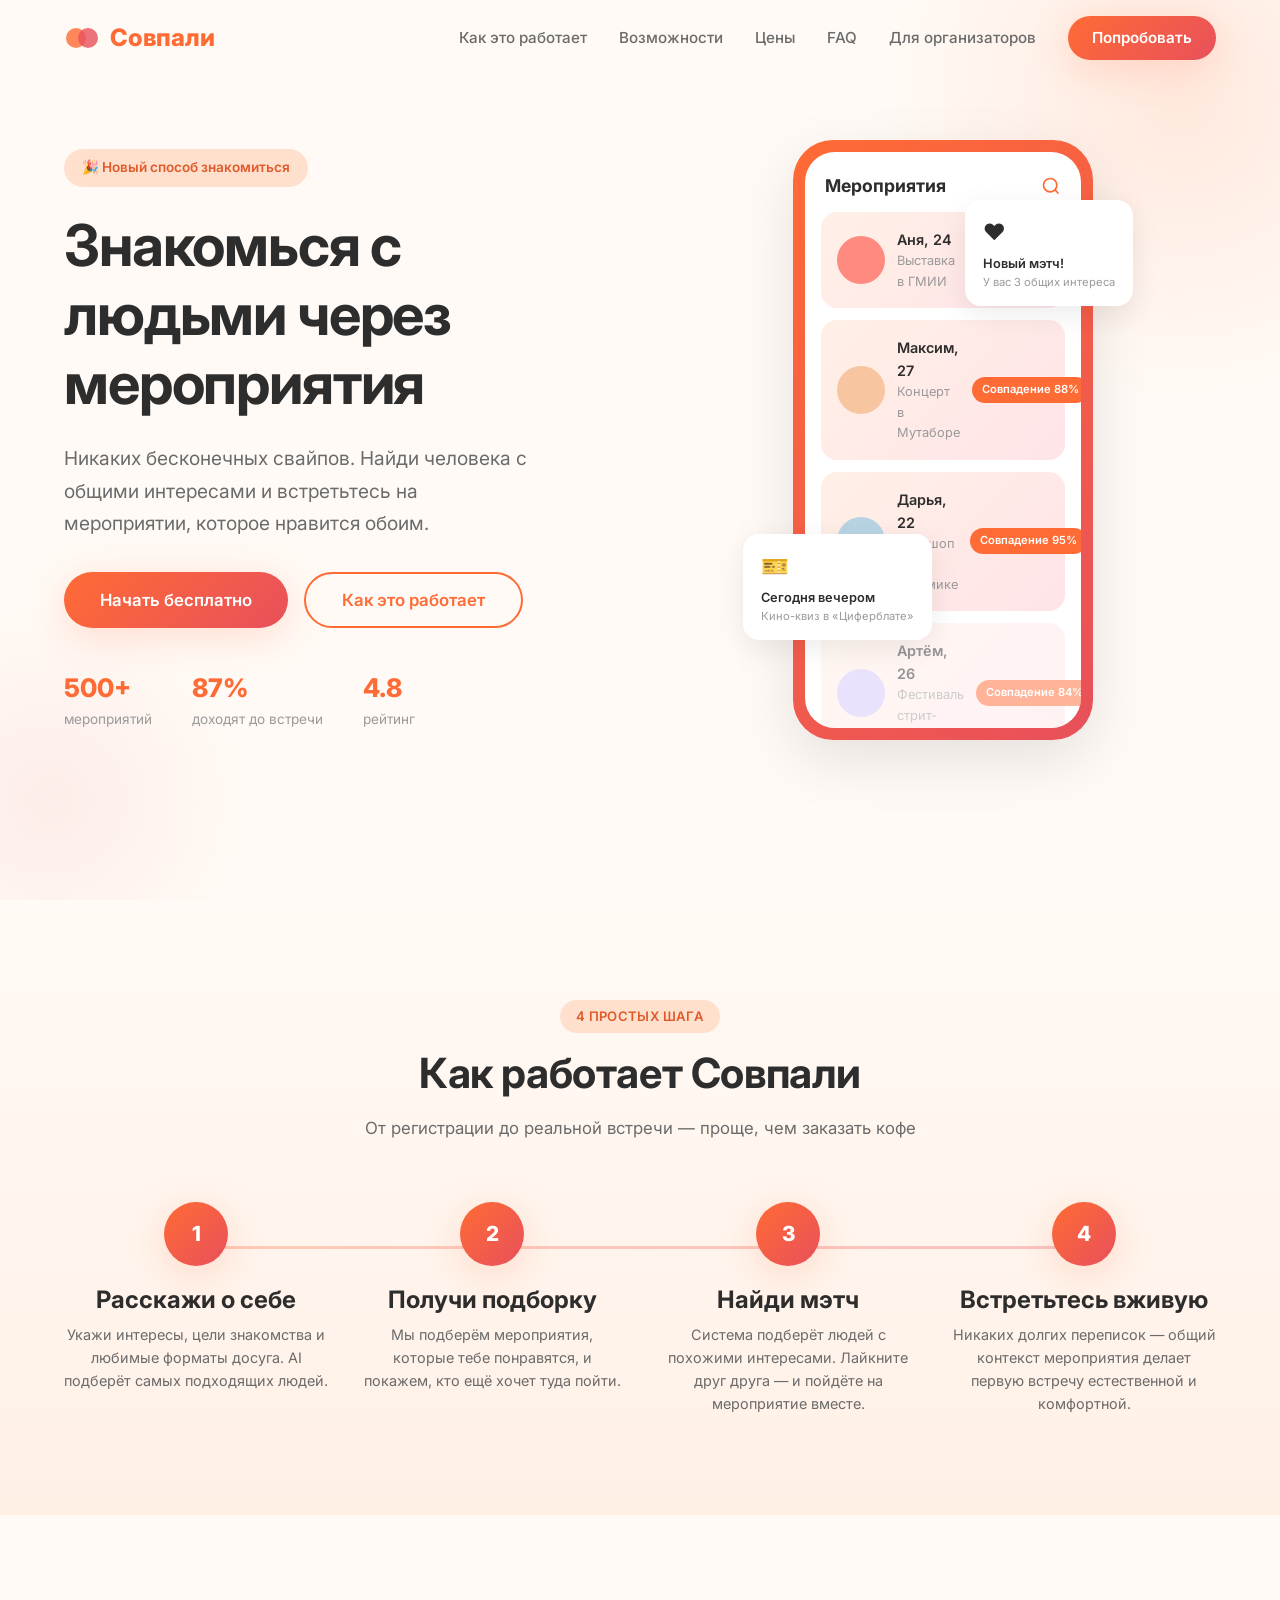
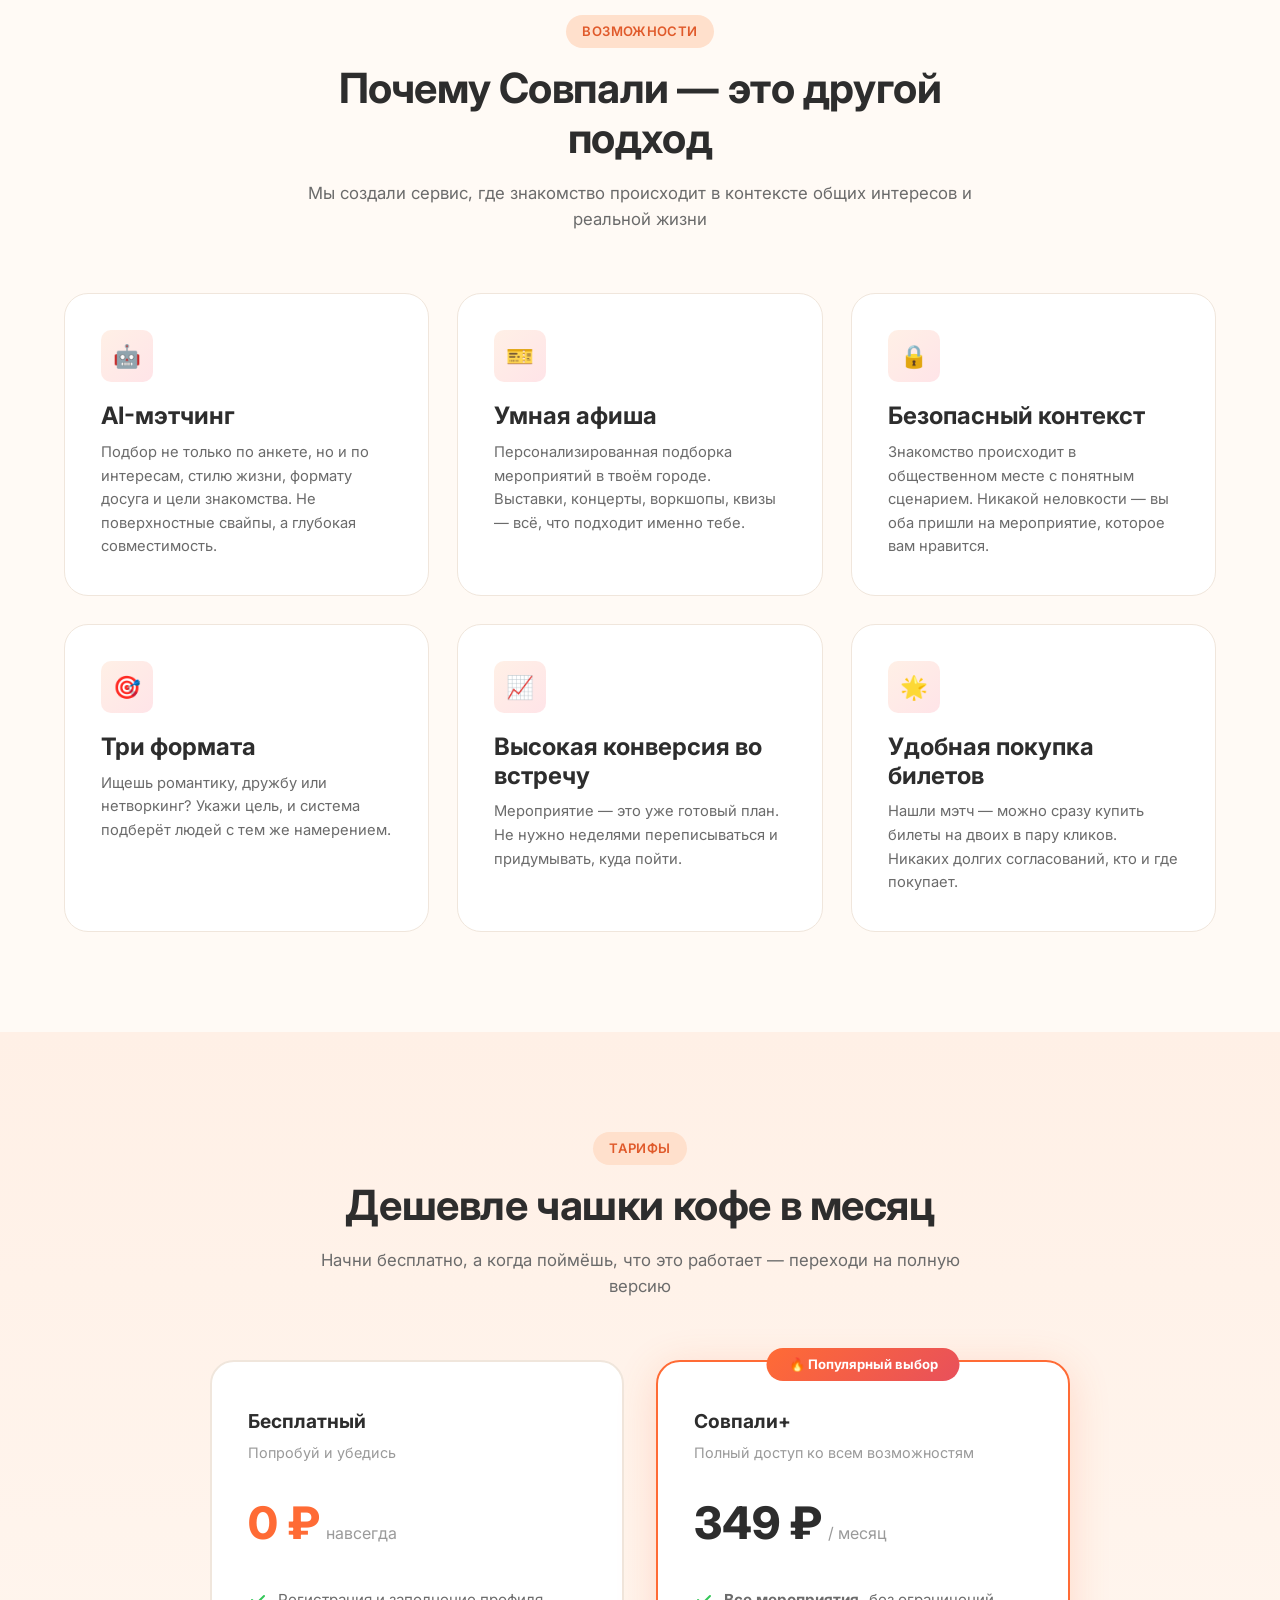
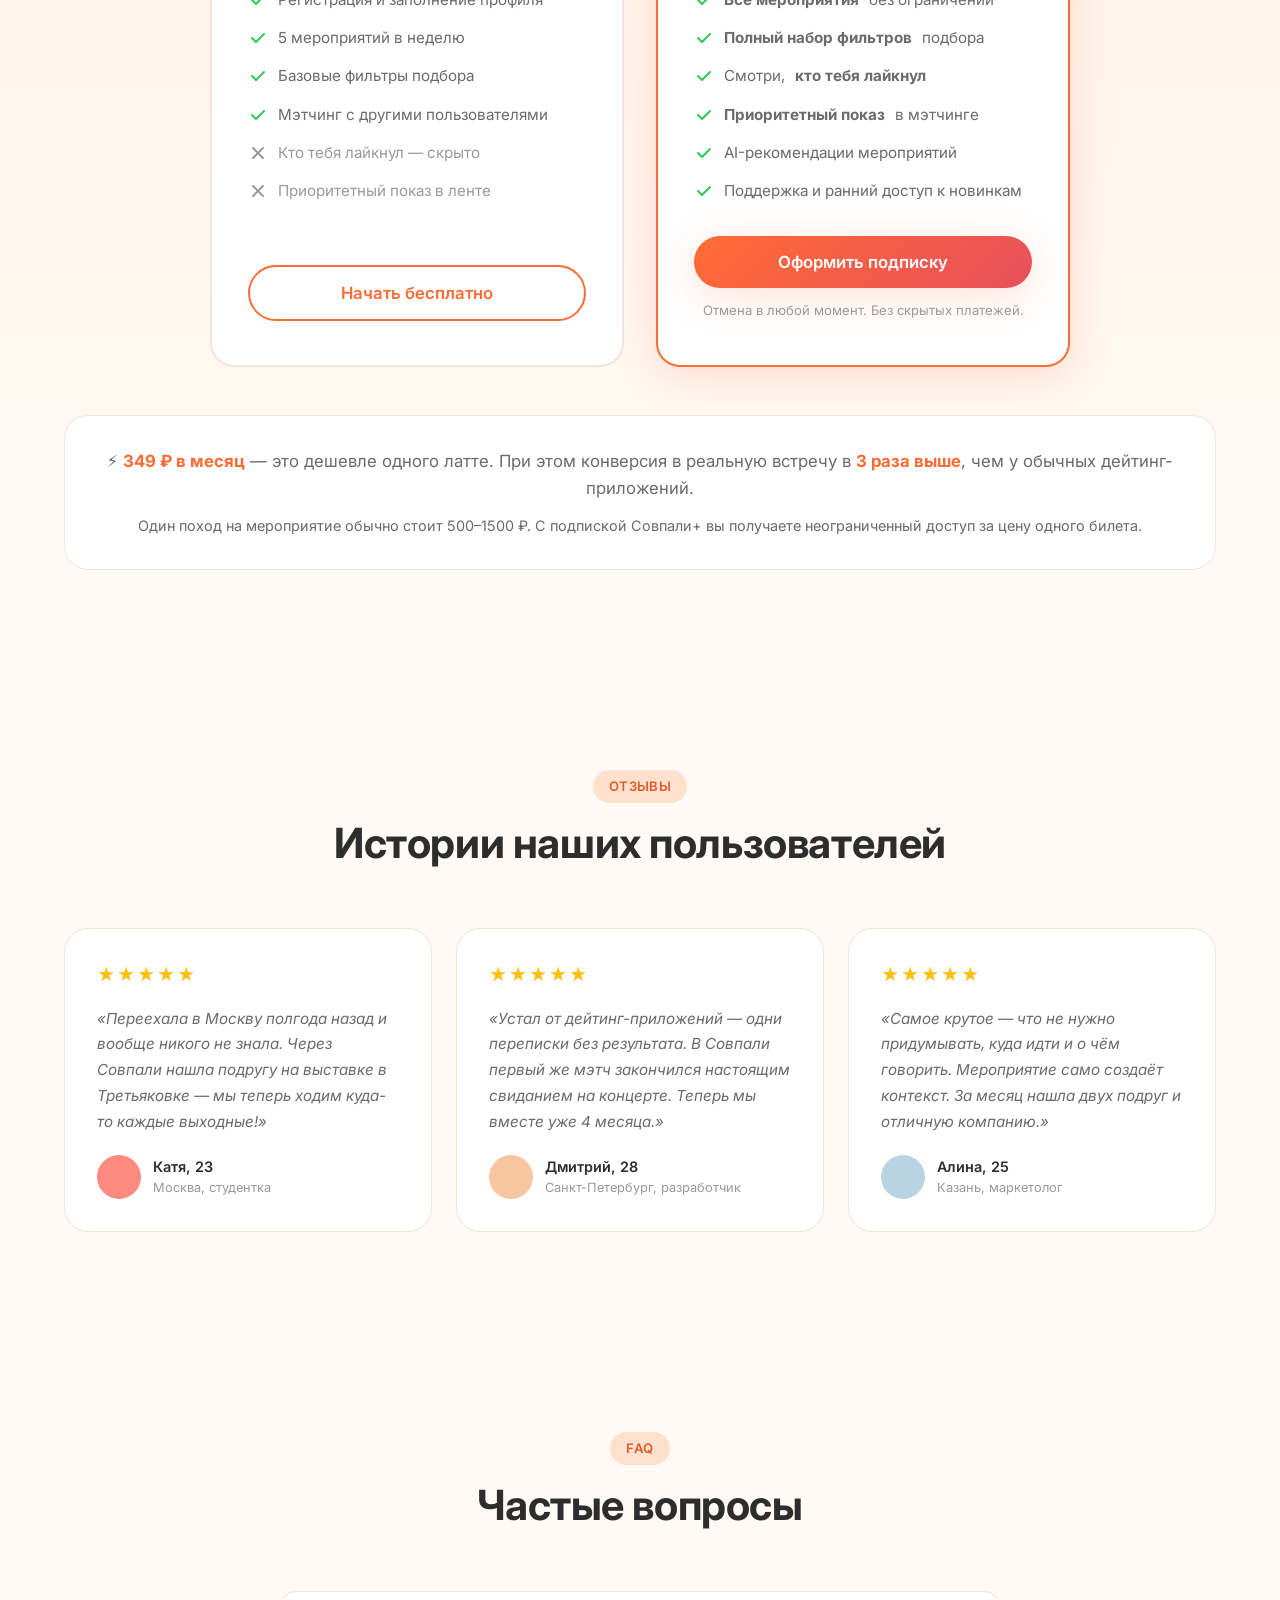
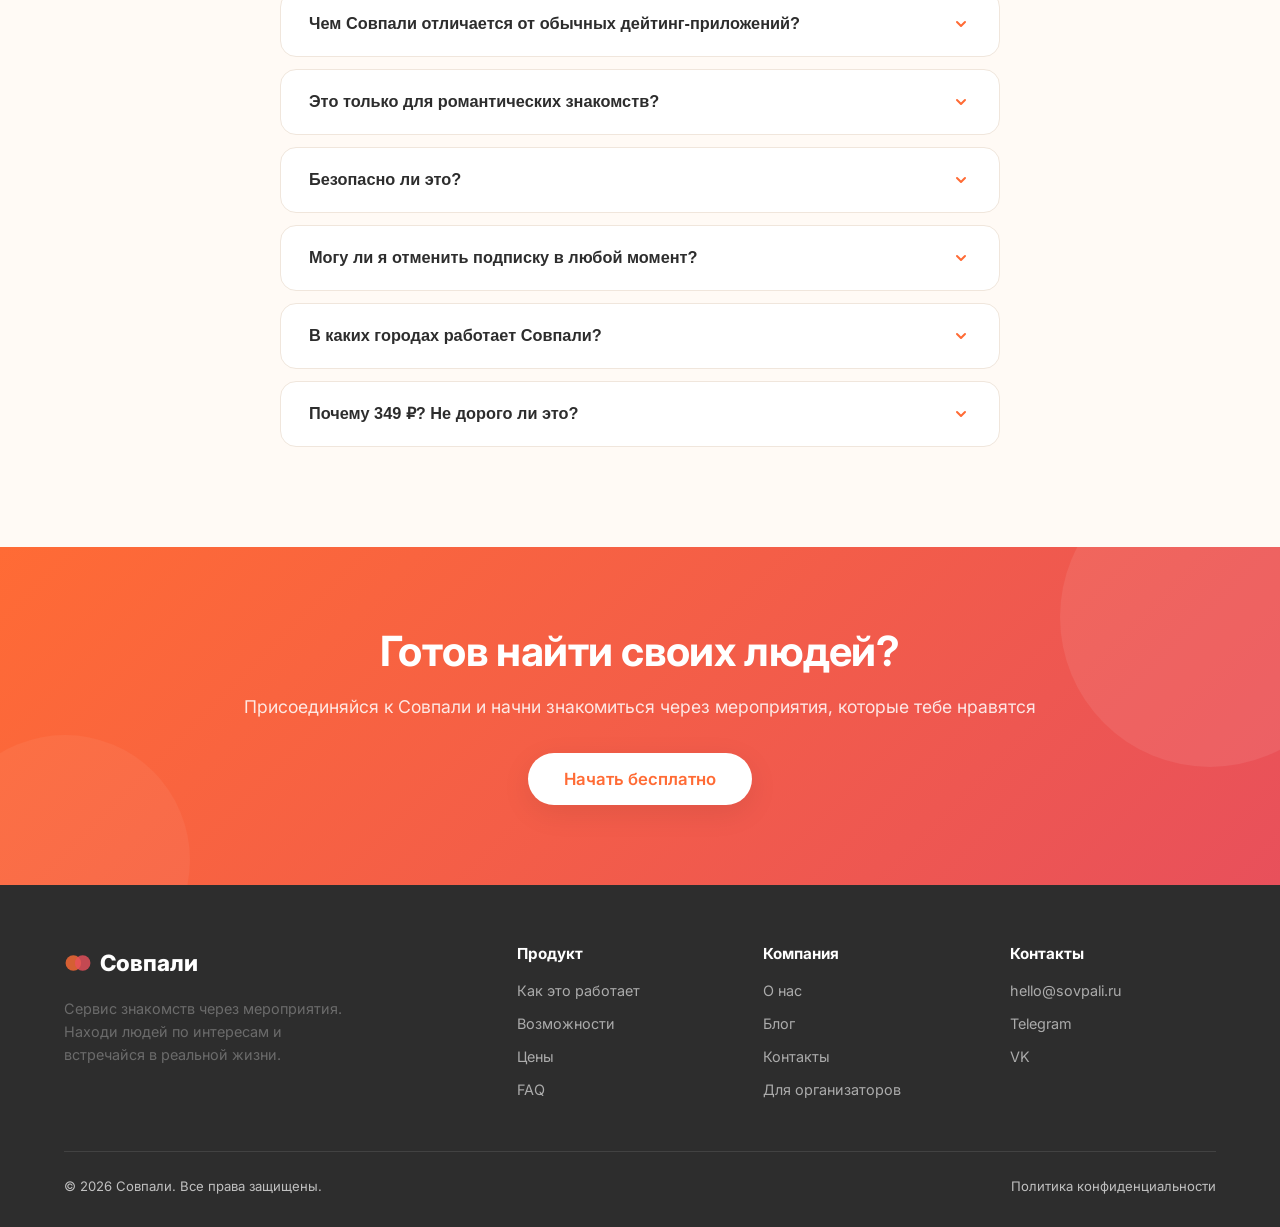
<file: index.html>
<!DOCTYPE html>
<html lang="ru">
<head>
  <meta charset="UTF-8">
  <meta name="viewport" content="width=device-width, initial-scale=1.0">
  <title>Совпали — знакомства через мероприятия</title>
  <link rel="preconnect" href="https://fonts.googleapis.com">
  <link href="https://fonts.googleapis.com/css2?family=Inter:wght@400;500;600;700;800&display=swap" rel="stylesheet">
  <link rel="stylesheet" href="css/styles.css">
</head>
<body>

<!-- ===== NAVBAR ===== -->
<nav class="navbar">
  <div class="container">
    <a href="index.html" class="navbar__logo">
      <svg viewBox="0 0 36 36" fill="none"><circle cx="12" cy="18" r="10" fill="#FF6B35" opacity=".8"/><circle cx="24" cy="18" r="10" fill="#E8505B" opacity=".8"/></svg>
      Совпали
    </a>
    <button class="burger" aria-label="Меню"><span></span><span></span><span></span></button>
    <div class="navbar__links">
      <a href="#how">Как это работает</a>
      <a href="#features">Возможности</a>
      <a href="#pricing">Цены</a>
      <a href="#faq">FAQ</a>
      <a href="partners.html">Для организаторов</a>
      <a href="#pricing" class="btn--nav">Попробовать</a>
    </div>
  </div>
</nav>

<!-- ===== HERO ===== -->
<section class="hero">
  <div class="container">
    <div class="hero__content">
      <div class="hero__badge">&#127881; Новый способ знакомиться</div>
      <h1>Знакомься с людьми через <span>мероприятия</span></h1>
      <p class="hero__subtitle">Никаких бесконечных свайпов. Найди человека с общими интересами и встретьтесь на мероприятии, которое нравится обоим.</p>
      <div class="hero__cta">
        <a href="#pricing" class="btn btn--primary">Начать бесплатно</a>
        <a href="#how" class="btn btn--outline">Как это работает</a>
      </div>
      <div class="hero__stats">
        <div class="hero__stat">
          <strong>500+</strong>
          <span>мероприятий</span>
        </div>
        <div class="hero__stat">
          <strong>87%</strong>
          <span>доходят до встречи</span>
        </div>
        <div class="hero__stat">
          <strong>4.8</strong>
          <span>рейтинг</span>
        </div>
      </div>
    </div>

    <div class="hero__visual">
      <div class="phone-mockup">
        <div class="phone-mockup__screen">
          <div class="phone-mockup__header">
            <span>Мероприятия</span>
            <svg width="20" height="20" viewBox="0 0 24 24" fill="none" stroke="#FF6B35" stroke-width="2"><circle cx="11" cy="11" r="8"/><path d="m21 21-4.3-4.3"/></svg>
          </div>
          <div class="phone-mockup__cards">
            <div class="mock-card">
              <div class="mock-card__avatar mock-card__avatar--1"></div>
              <div class="mock-card__info">
                <div class="mock-card__name">Аня, 24</div>
                <div class="mock-card__event">Выставка в ГМИИ</div>
              </div>
              <div class="mock-card__tag">Совпадение 92%</div>
            </div>
            <div class="mock-card">
              <div class="mock-card__avatar mock-card__avatar--2"></div>
              <div class="mock-card__info">
                <div class="mock-card__name">Максим, 27</div>
                <div class="mock-card__event">Концерт в Мутаборе</div>
              </div>
              <div class="mock-card__tag">Совпадение 88%</div>
            </div>
            <div class="mock-card">
              <div class="mock-card__avatar mock-card__avatar--3"></div>
              <div class="mock-card__info">
                <div class="mock-card__name">Дарья, 22</div>
                <div class="mock-card__event">Воркшоп по керамике</div>
              </div>
              <div class="mock-card__tag">Совпадение 95%</div>
            </div>
            <div class="mock-card" style="opacity:.5">
              <div class="mock-card__avatar" style="background:#D4C5F9"></div>
              <div class="mock-card__info">
                <div class="mock-card__name">Артём, 26</div>
                <div class="mock-card__event">Фестиваль стрит-фуда</div>
              </div>
              <div class="mock-card__tag">Совпадение 84%</div>
            </div>
          </div>
        </div>

        <div class="float-card float-card--1">
          <div class="float-card__icon">&#10084;&#65039;</div>
          <div class="float-card__text">Новый мэтч!</div>
          <div class="float-card__sub">У вас 3 общих интереса</div>
        </div>
        <div class="float-card float-card--2">
          <div class="float-card__icon">&#127915;</div>
          <div class="float-card__text">Сегодня вечером</div>
          <div class="float-card__sub">Кино-квиз в «Циферблате»</div>
        </div>
      </div>
    </div>
  </div>
</section>

<!-- ===== HOW IT WORKS ===== -->
<section class="how-it-works" id="how">
  <div class="container">
    <div class="section-header reveal">
      <span class="section-tag">4 простых шага</span>
      <h2>Как работает Совпали</h2>
      <p>От регистрации до реальной встречи — проще, чем заказать кофе</p>
    </div>
    <div class="steps">
      <div class="step reveal reveal-delay-1">
        <div class="step__number">1</div>
        <h3 class="step__title">Расскажи о себе</h3>
        <p>Укажи интересы, цели знакомства и любимые форматы досуга. AI подберёт самых подходящих людей.</p>
      </div>
      <div class="step reveal reveal-delay-2">
        <div class="step__number">2</div>
        <h3 class="step__title">Получи подборку</h3>
        <p>Мы подберём мероприятия, которые тебе понравятся, и покажем, кто ещё хочет туда пойти.</p>
      </div>
      <div class="step reveal reveal-delay-3">
        <div class="step__number">3</div>
        <h3 class="step__title">Найди мэтч</h3>
        <p>Система подберёт людей с похожими интересами. Лайкните друг друга — и пойдёте на мероприятие вместе.</p>
      </div>
      <div class="step reveal">
        <div class="step__number">4</div>
        <h3 class="step__title">Встретьтесь вживую</h3>
        <p>Никаких долгих переписок — общий контекст мероприятия делает первую встречу естественной и комфортной.</p>
      </div>
    </div>
  </div>
</section>

<!-- ===== FEATURES ===== -->
<section class="features" id="features">
  <div class="container">
    <div class="section-header reveal">
      <span class="section-tag">Возможности</span>
      <h2>Почему Совпали — это другой подход</h2>
      <p>Мы создали сервис, где знакомство происходит в контексте общих интересов и реальной жизни</p>
    </div>
    <div class="features__grid">
      <div class="feature-card reveal reveal-delay-1">
        <div class="feature-card__icon">&#129302;</div>
        <h3 class="feature-card__title">AI-мэтчинг</h3>
        <p>Подбор не только по анкете, но и по интересам, стилю жизни, формату досуга и цели знакомства. Не поверхностные свайпы, а глубокая совместимость.</p>
      </div>
      <div class="feature-card reveal reveal-delay-2">
        <div class="feature-card__icon">&#127915;</div>
        <h3 class="feature-card__title">Умная афиша</h3>
        <p>Персонализированная подборка мероприятий в твоём городе. Выставки, концерты, воркшопы, квизы — всё, что подходит именно тебе.</p>
      </div>
      <div class="feature-card reveal reveal-delay-3">
        <div class="feature-card__icon">&#128274;</div>
        <h3 class="feature-card__title">Безопасный контекст</h3>
        <p>Знакомство происходит в общественном месте с понятным сценарием. Никакой неловкости — вы оба пришли на мероприятие, которое вам нравится.</p>
      </div>
      <div class="feature-card reveal reveal-delay-1">
        <div class="feature-card__icon">&#127919;</div>
        <h3 class="feature-card__title">Три формата</h3>
        <p>Ищешь романтику, дружбу или нетворкинг? Укажи цель, и система подберёт людей с тем же намерением.</p>
      </div>
      <div class="feature-card reveal reveal-delay-2">
        <div class="feature-card__icon">&#128200;</div>
        <h3 class="feature-card__title">Высокая конверсия во встречу</h3>
        <p>Мероприятие — это уже готовый план. Не нужно неделями переписываться и придумывать, куда пойти.</p>
      </div>
      <div class="feature-card reveal reveal-delay-3">
        <div class="feature-card__icon">&#127775;</div>
        <h3 class="feature-card__title">Удобная покупка билетов</h3>
        <p>Нашли мэтч — можно сразу купить билеты на двоих в пару кликов. Никаких долгих согласований, кто и где покупает.</p>
      </div>
    </div>
  </div>
</section>

<!-- ===== PRICING ===== -->
<section class="pricing" id="pricing">
  <div class="container">
    <div class="section-header reveal">
      <span class="section-tag">Тарифы</span>
      <h2>Дешевле чашки кофе в месяц</h2>
      <p>Начни бесплатно, а когда поймёшь, что это работает — переходи на полную версию</p>
    </div>

    <div class="pricing__grid reveal">
      <!-- FREE -->
      <div class="pricing-card">
        <div class="pricing-card__name">Бесплатный</div>
        <div class="pricing-card__desc">Попробуй и убедись</div>
        <div class="pricing-card__price">
          <span class="pricing-card__amount pricing-card__amount--free">0 &#8381;</span>
          <span class="pricing-card__period">навсегда</span>
        </div>
        <ul class="pricing-card__features">
          <li>
            <svg class="check" viewBox="0 0 20 20" fill="currentColor"><path fill-rule="evenodd" d="M16.707 5.293a1 1 0 010 1.414l-8 8a1 1 0 01-1.414 0l-4-4a1 1 0 011.414-1.414L8 12.586l7.293-7.293a1 1 0 011.414 0z"/></svg>
            Регистрация и заполнение профиля
          </li>
          <li>
            <svg class="check" viewBox="0 0 20 20" fill="currentColor"><path fill-rule="evenodd" d="M16.707 5.293a1 1 0 010 1.414l-8 8a1 1 0 01-1.414 0l-4-4a1 1 0 011.414-1.414L8 12.586l7.293-7.293a1 1 0 011.414 0z"/></svg>
            5 мероприятий в неделю
          </li>
          <li>
            <svg class="check" viewBox="0 0 20 20" fill="currentColor"><path fill-rule="evenodd" d="M16.707 5.293a1 1 0 010 1.414l-8 8a1 1 0 01-1.414 0l-4-4a1 1 0 011.414-1.414L8 12.586l7.293-7.293a1 1 0 011.414 0z"/></svg>
            Базовые фильтры подбора
          </li>
          <li>
            <svg class="check" viewBox="0 0 20 20" fill="currentColor"><path fill-rule="evenodd" d="M16.707 5.293a1 1 0 010 1.414l-8 8a1 1 0 01-1.414 0l-4-4a1 1 0 011.414-1.414L8 12.586l7.293-7.293a1 1 0 011.414 0z"/></svg>
            Мэтчинг с другими пользователями
          </li>
          <li class="disabled">
            <svg class="cross" viewBox="0 0 20 20" fill="currentColor"><path fill-rule="evenodd" d="M4.293 4.293a1 1 0 011.414 0L10 8.586l4.293-4.293a1 1 0 111.414 1.414L11.414 10l4.293 4.293a1 1 0 01-1.414 1.414L10 11.414l-4.293 4.293a1 1 0 01-1.414-1.414L8.586 10 4.293 5.707a1 1 0 010-1.414z"/></svg>
            Кто тебя лайкнул — скрыто
          </li>
          <li class="disabled">
            <svg class="cross" viewBox="0 0 20 20" fill="currentColor"><path fill-rule="evenodd" d="M4.293 4.293a1 1 0 011.414 0L10 8.586l4.293-4.293a1 1 0 111.414 1.414L11.414 10l4.293 4.293a1 1 0 01-1.414 1.414L10 11.414l-4.293 4.293a1 1 0 01-1.414-1.414L8.586 10 4.293 5.707a1 1 0 010-1.414z"/></svg>
            Приоритетный показ в ленте
          </li>
        </ul>
        <a href="#" class="btn btn--outline" style="justify-content:center">Начать бесплатно</a>
      </div>

      <!-- PREMIUM -->
      <div class="pricing-card pricing-card--popular">
        <div class="pricing-card__badge">&#128293; Популярный выбор</div>
        <div class="pricing-card__name">Совпали+</div>
        <div class="pricing-card__desc">Полный доступ ко всем возможностям</div>
        <div class="pricing-card__price">
          <span class="pricing-card__amount">349 &#8381;</span>
          <span class="pricing-card__period">/ месяц</span>
        </div>
        <ul class="pricing-card__features">
          <li>
            <svg class="check" viewBox="0 0 20 20" fill="currentColor"><path fill-rule="evenodd" d="M16.707 5.293a1 1 0 010 1.414l-8 8a1 1 0 01-1.414 0l-4-4a1 1 0 011.414-1.414L8 12.586l7.293-7.293a1 1 0 011.414 0z"/></svg>
            <strong>Все мероприятия</strong> без ограничений
          </li>
          <li>
            <svg class="check" viewBox="0 0 20 20" fill="currentColor"><path fill-rule="evenodd" d="M16.707 5.293a1 1 0 010 1.414l-8 8a1 1 0 01-1.414 0l-4-4a1 1 0 011.414-1.414L8 12.586l7.293-7.293a1 1 0 011.414 0z"/></svg>
            <strong>Полный набор фильтров</strong> подбора
          </li>
          <li>
            <svg class="check" viewBox="0 0 20 20" fill="currentColor"><path fill-rule="evenodd" d="M16.707 5.293a1 1 0 010 1.414l-8 8a1 1 0 01-1.414 0l-4-4a1 1 0 011.414-1.414L8 12.586l7.293-7.293a1 1 0 011.414 0z"/></svg>
            Смотри, <strong>кто тебя лайкнул</strong>
          </li>
          <li>
            <svg class="check" viewBox="0 0 20 20" fill="currentColor"><path fill-rule="evenodd" d="M16.707 5.293a1 1 0 010 1.414l-8 8a1 1 0 01-1.414 0l-4-4a1 1 0 011.414-1.414L8 12.586l7.293-7.293a1 1 0 011.414 0z"/></svg>
            <strong>Приоритетный показ</strong> в мэтчинге
          </li>
          <li>
            <svg class="check" viewBox="0 0 20 20" fill="currentColor"><path fill-rule="evenodd" d="M16.707 5.293a1 1 0 010 1.414l-8 8a1 1 0 01-1.414 0l-4-4a1 1 0 011.414-1.414L8 12.586l7.293-7.293a1 1 0 011.414 0z"/></svg>
            AI-рекомендации мероприятий
          </li>
          <li>
            <svg class="check" viewBox="0 0 20 20" fill="currentColor"><path fill-rule="evenodd" d="M16.707 5.293a1 1 0 010 1.414l-8 8a1 1 0 01-1.414 0l-4-4a1 1 0 011.414-1.414L8 12.586l7.293-7.293a1 1 0 011.414 0z"/></svg>
            Поддержка и ранний доступ к новинкам
          </li>
        </ul>
        <a href="#" class="btn btn--primary" style="justify-content:center">Оформить подписку</a>
        <div class="pricing-card__note">Отмена в любой момент. Без скрытых платежей.</div>
      </div>
    </div>

    <!-- Nudge -->
    <div class="pricing__nudge reveal">
      <p>&#9889; <strong>349 &#8381; в месяц</strong> — это дешевле одного латте. При этом конверсия в реальную встречу в <strong>3 раза выше</strong>, чем у обычных дейтинг-приложений.</p>
      <p style="margin-top:12px;font-size:.9rem;">Один поход на мероприятие обычно стоит 500–1500 &#8381;. С подпиской Совпали+ вы получаете неограниченный доступ за цену одного билета.</p>
    </div>
  </div>
</section>

<!-- ===== TESTIMONIALS ===== -->
<section class="testimonials">
  <div class="container">
    <div class="section-header reveal">
      <span class="section-tag">Отзывы</span>
      <h2>Истории наших пользователей</h2>
    </div>
    <div class="testimonials__grid">
      <div class="testimonial-card reveal reveal-delay-1">
        <div class="testimonial-card__stars">&#9733;&#9733;&#9733;&#9733;&#9733;</div>
        <p class="testimonial-card__text">«Переехала в Москву полгода назад и вообще никого не знала. Через Совпали нашла подругу на выставке в Третьяковке — мы теперь ходим куда-то каждые выходные!»</p>
        <div class="testimonial-card__author">
          <div class="testimonial-card__avatar" style="background:var(--coral)"></div>
          <div>
            <div class="testimonial-card__name">Катя, 23</div>
            <div class="testimonial-card__info">Москва, студентка</div>
          </div>
        </div>
      </div>
      <div class="testimonial-card reveal reveal-delay-2">
        <div class="testimonial-card__stars">&#9733;&#9733;&#9733;&#9733;&#9733;</div>
        <p class="testimonial-card__text">«Устал от дейтинг-приложений — одни переписки без результата. В Совпали первый же мэтч закончился настоящим свиданием на концерте. Теперь мы вместе уже 4 месяца.»</p>
        <div class="testimonial-card__author">
          <div class="testimonial-card__avatar" style="background:var(--secondary)"></div>
          <div>
            <div class="testimonial-card__name">Дмитрий, 28</div>
            <div class="testimonial-card__info">Санкт-Петербург, разработчик</div>
          </div>
        </div>
      </div>
      <div class="testimonial-card reveal reveal-delay-3">
        <div class="testimonial-card__stars">&#9733;&#9733;&#9733;&#9733;&#9733;</div>
        <p class="testimonial-card__text">«Самое крутое — что не нужно придумывать, куда идти и о чём говорить. Мероприятие само создаёт контекст. За месяц нашла двух подруг и отличную компанию.»</p>
        <div class="testimonial-card__author">
          <div class="testimonial-card__avatar" style="background:#B8D4E3"></div>
          <div>
            <div class="testimonial-card__name">Алина, 25</div>
            <div class="testimonial-card__info">Казань, маркетолог</div>
          </div>
        </div>
      </div>
    </div>
  </div>
</section>

<!-- ===== FAQ ===== -->
<section class="faq" id="faq">
  <div class="container">
    <div class="section-header reveal">
      <span class="section-tag">FAQ</span>
      <h2>Частые вопросы</h2>
    </div>
    <div class="faq__list">
      <div class="faq-item reveal">
        <button class="faq-item__question">
          Чем Совпали отличается от обычных дейтинг-приложений?
          <svg viewBox="0 0 20 20" fill="currentColor"><path fill-rule="evenodd" d="M5.293 7.293a1 1 0 011.414 0L10 10.586l3.293-3.293a1 1 0 111.414 1.414l-4 4a1 1 0 01-1.414 0l-4-4a1 1 0 010-1.414z"/></svg>
        </button>
        <div class="faq-item__answer"><div class="faq-item__answer-inner">В обычных дейтинг-приложениях знакомство начинается со свайпа и часто заканчивается на переписке. В Совпали знакомство сразу встроено в офлайн-контекст — вы подбираете мероприятие, мэтчитесь с человеком, который тоже хочет туда пойти, и встречаетесь в реальной жизни. Никаких бесконечных переписок.</div></div>
      </div>
      <div class="faq-item reveal">
        <button class="faq-item__question">
          Это только для романтических знакомств?
          <svg viewBox="0 0 20 20" fill="currentColor"><path fill-rule="evenodd" d="M5.293 7.293a1 1 0 011.414 0L10 10.586l3.293-3.293a1 1 0 111.414 1.414l-4 4a1 1 0 01-1.414 0l-4-4a1 1 0 010-1.414z"/></svg>
        </button>
        <div class="faq-item__answer"><div class="faq-item__answer-inner">Нет! Совпали поддерживает три формата знакомств: романтические, дружеские и нетворкинг. При регистрации вы указываете, что ищете, и система подбирает людей с таким же намерением.</div></div>
      </div>
      <div class="faq-item reveal">
        <button class="faq-item__question">
          Безопасно ли это?
          <svg viewBox="0 0 20 20" fill="currentColor"><path fill-rule="evenodd" d="M5.293 7.293a1 1 0 011.414 0L10 10.586l3.293-3.293a1 1 0 111.414 1.414l-4 4a1 1 0 01-1.414 0l-4-4a1 1 0 010-1.414z"/></svg>
        </button>
        <div class="faq-item__answer"><div class="faq-item__answer-inner">Безопасность — наш приоритет. Встречи происходят только на публичных мероприятиях. Все профили проходят модерацию. Вы заранее видите информацию о человеке и решаете, хотите ли встретиться. У вас всегда есть контроль.</div></div>
      </div>
      <div class="faq-item reveal">
        <button class="faq-item__question">
          Могу ли я отменить подписку в любой момент?
          <svg viewBox="0 0 20 20" fill="currentColor"><path fill-rule="evenodd" d="M5.293 7.293a1 1 0 011.414 0L10 10.586l3.293-3.293a1 1 0 111.414 1.414l-4 4a1 1 0 01-1.414 0l-4-4a1 1 0 010-1.414z"/></svg>
        </button>
        <div class="faq-item__answer"><div class="faq-item__answer-inner">Да, подписка отменяется в один клик. Никаких скрытых платежей, штрафов или обязательств. Доступ сохраняется до конца оплаченного периода.</div></div>
      </div>
      <div class="faq-item reveal">
        <button class="faq-item__question">
          В каких городах работает Совпали?
          <svg viewBox="0 0 20 20" fill="currentColor"><path fill-rule="evenodd" d="M5.293 7.293a1 1 0 011.414 0L10 10.586l3.293-3.293a1 1 0 111.414 1.414l-4 4a1 1 0 01-1.414 0l-4-4a1 1 0 010-1.414z"/></svg>
        </button>
        <div class="faq-item__answer"><div class="faq-item__answer-inner">На старте мы работаем в Москве и Санкт-Петербурге. Мы агрегируем мероприятия с крупных афиш и постоянно расширяем географию. Если вашего города ещё нет — оставьте заявку, и мы уведомим о запуске.</div></div>
      </div>
      <div class="faq-item reveal">
        <button class="faq-item__question">
          Почему 349 &#8381;? Не дорого ли это?
          <svg viewBox="0 0 20 20" fill="currentColor"><path fill-rule="evenodd" d="M5.293 7.293a1 1 0 011.414 0L10 10.586l3.293-3.293a1 1 0 111.414 1.414l-4 4a1 1 0 01-1.414 0l-4-4a1 1 0 010-1.414z"/></svg>
        </button>
        <div class="faq-item__answer"><div class="faq-item__answer-inner">349 &#8381; в месяц — это стоимость одного латте. При этом вы получаете неограниченный доступ ко всем мероприятиям и расширенные функции мэтчинга. Для сравнения: один поход на мероприятие обычно стоит 500–1500 &#8381;.</div></div>
      </div>
    </div>
  </div>
</section>

<!-- ===== CTA ===== -->
<section class="cta-section">
  <div class="container">
    <h2>Готов найти своих людей?</h2>
    <p>Присоединяйся к Совпали и начни знакомиться через мероприятия, которые тебе нравятся</p>
    <a href="#pricing" class="btn btn--white">Начать бесплатно</a>
  </div>
</section>

<!-- ===== FOOTER ===== -->
<footer class="footer">
  <div class="container">
    <div class="footer__grid">
      <div class="footer__brand">
        <div class="footer__logo">
          <svg width="28" height="28" viewBox="0 0 36 36" fill="none"><circle cx="12" cy="18" r="10" fill="#FF6B35" opacity=".8"/><circle cx="24" cy="18" r="10" fill="#E8505B" opacity=".8"/></svg>
          Совпали
        </div>
        <p class="footer__desc">Сервис знакомств через мероприятия. Находи людей по интересам и встречайся в реальной жизни.</p>
      </div>
      <div class="footer__col">
        <h4>Продукт</h4>
        <a href="#how">Как это работает</a>
        <a href="#features">Возможности</a>
        <a href="#pricing">Цены</a>
        <a href="#faq">FAQ</a>
      </div>
      <div class="footer__col">
        <h4>Компания</h4>
        <a href="#">О нас</a>
        <a href="#">Блог</a>
        <a href="#">Контакты</a>
        <a href="partners.html">Для организаторов</a>
      </div>
      <div class="footer__col">
        <h4>Контакты</h4>
        <a href="#">hello@sovpali.ru</a>
        <a href="#">Telegram</a>
        <a href="#">VK</a>
      </div>
    </div>
    <div class="footer__bottom">
      <span>&copy; 2026 Совпали. Все права защищены.</span>
      <span>Политика конфиденциальности</span>
    </div>
  </div>
</footer>

<script src="js/main.js"></script>
</body>
</html>
</file>
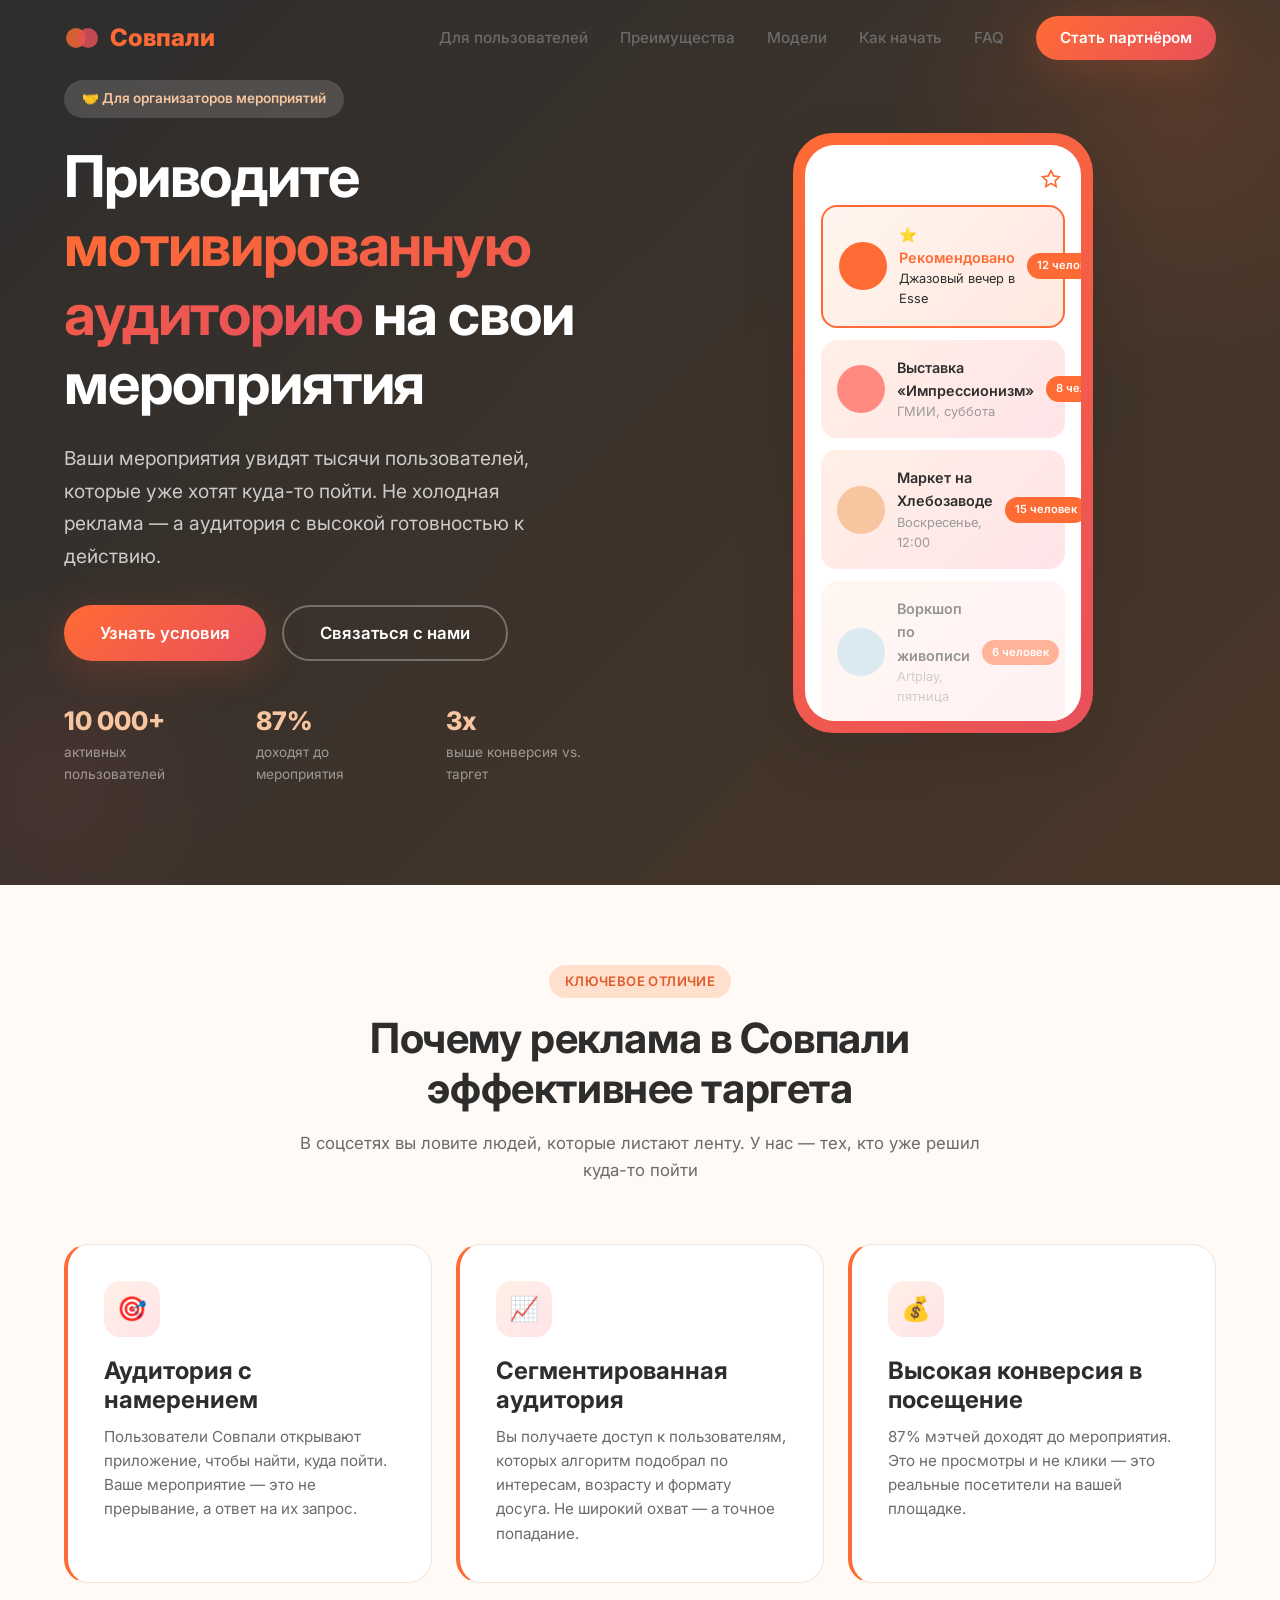
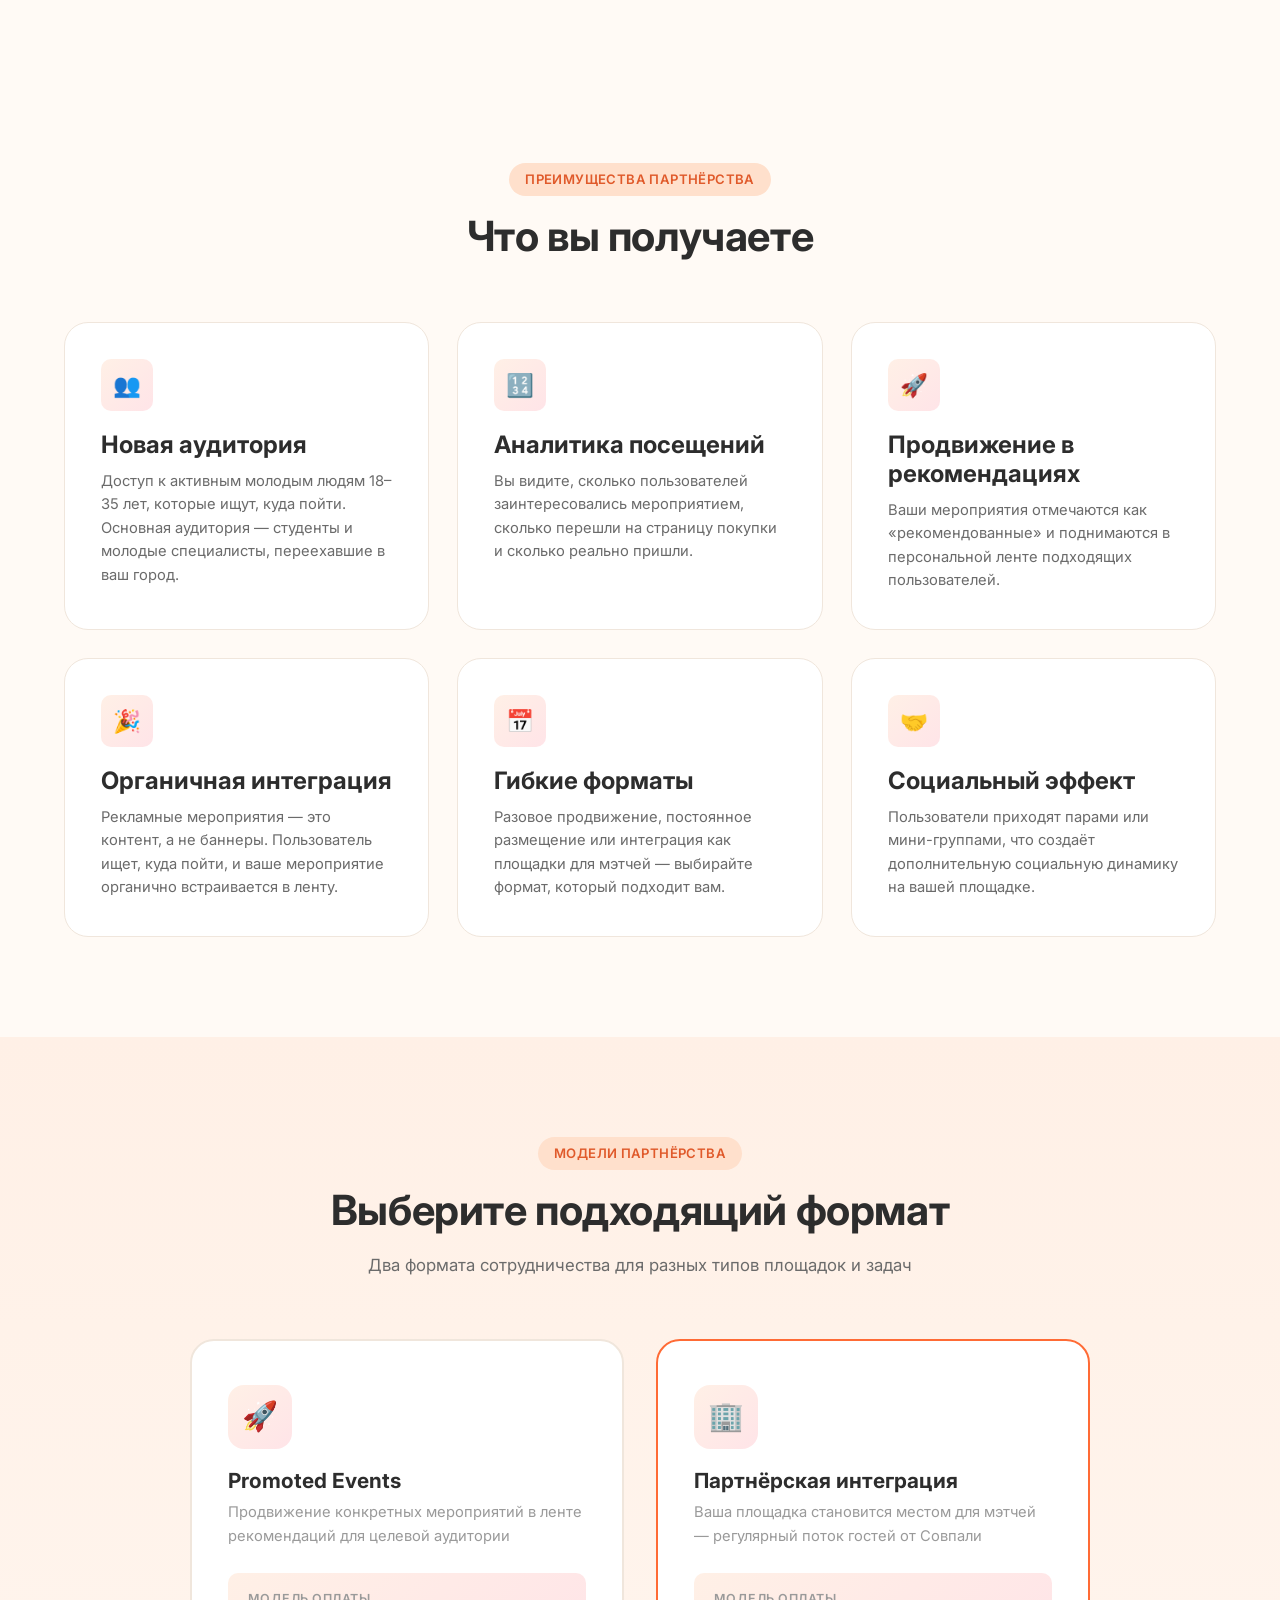
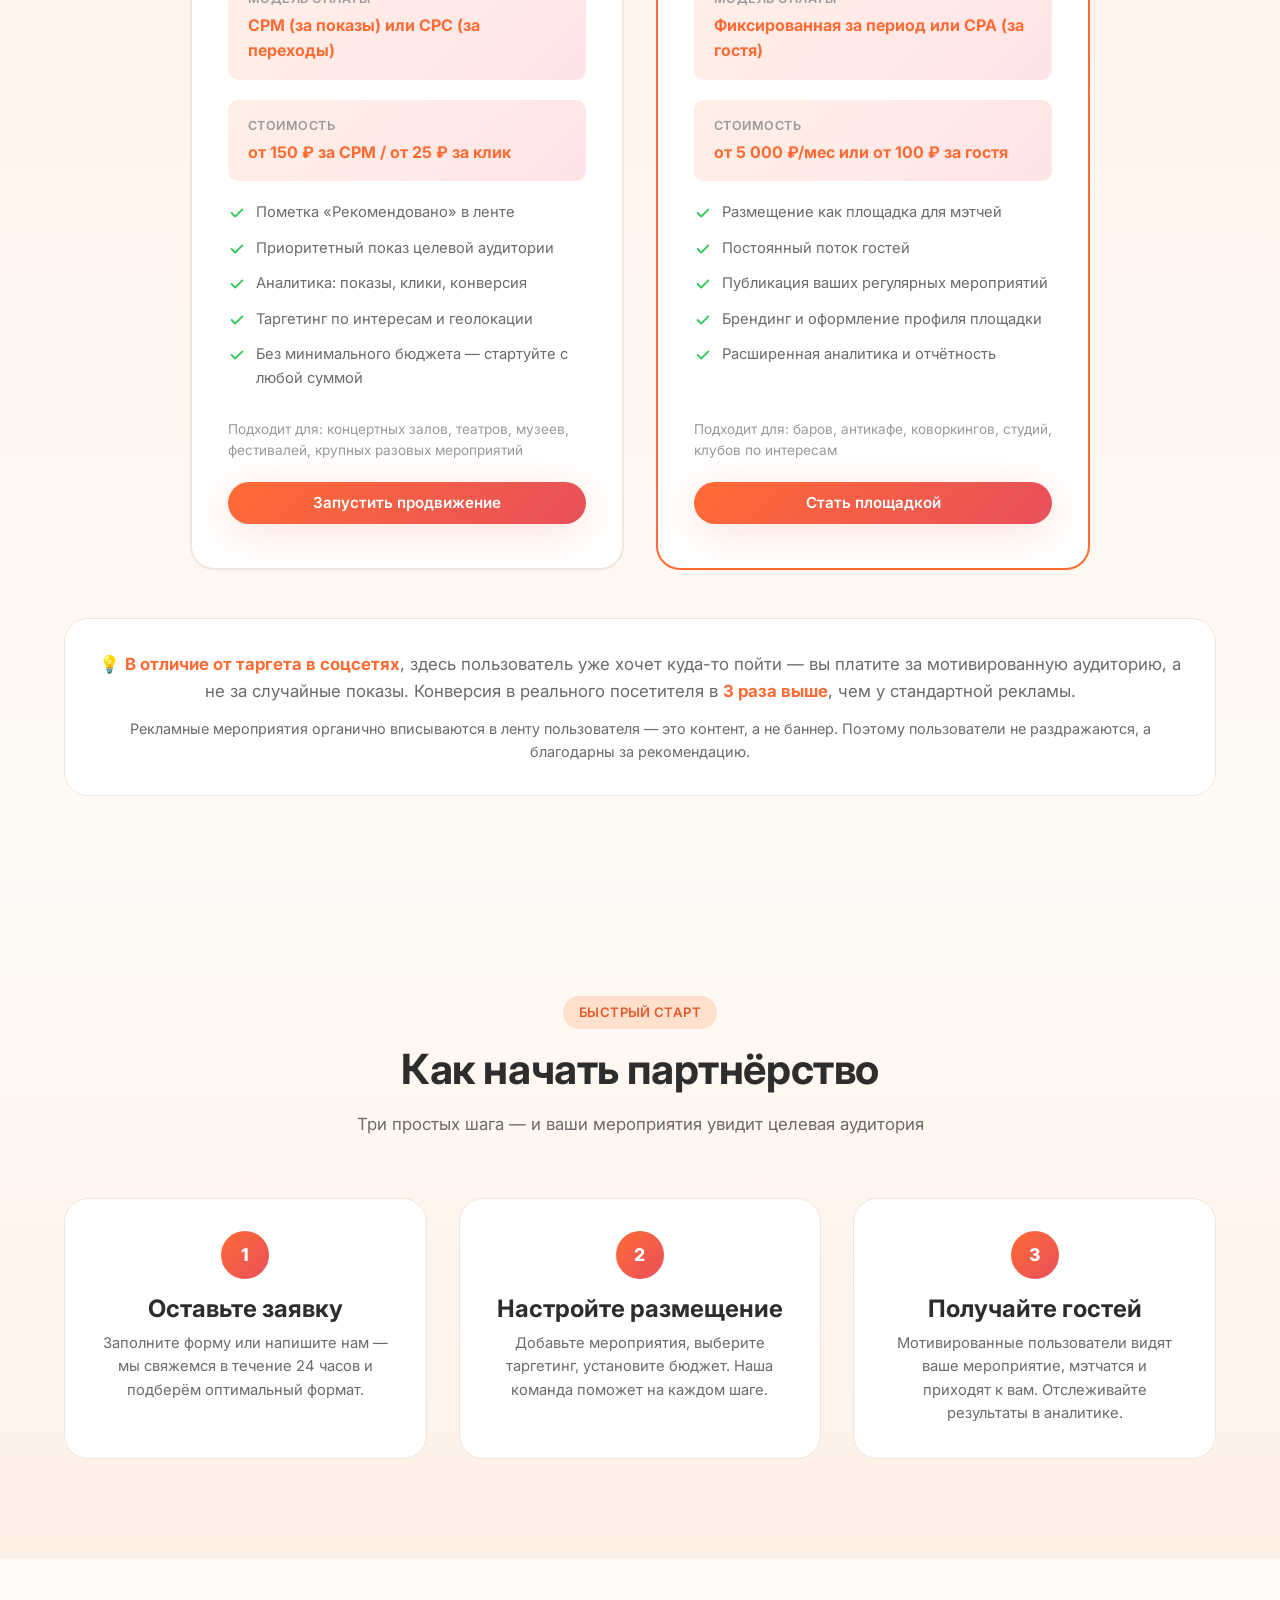
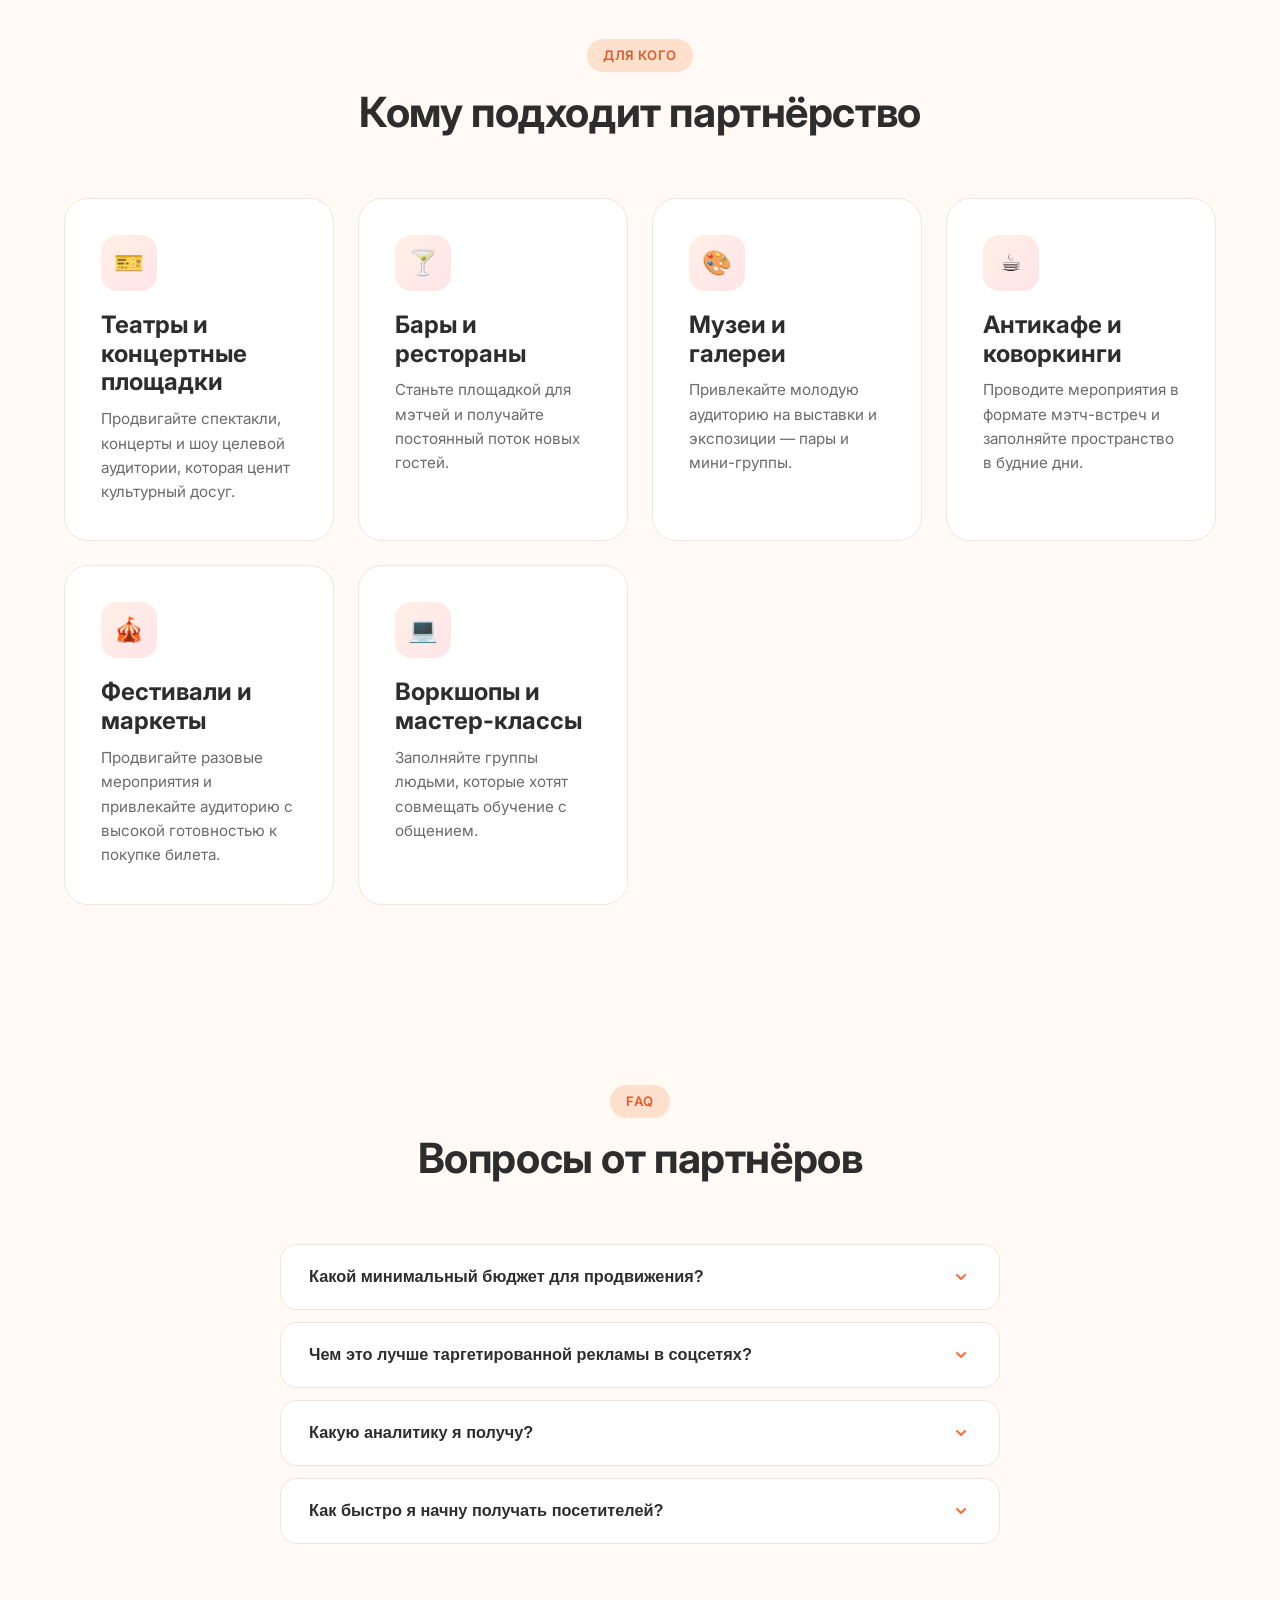
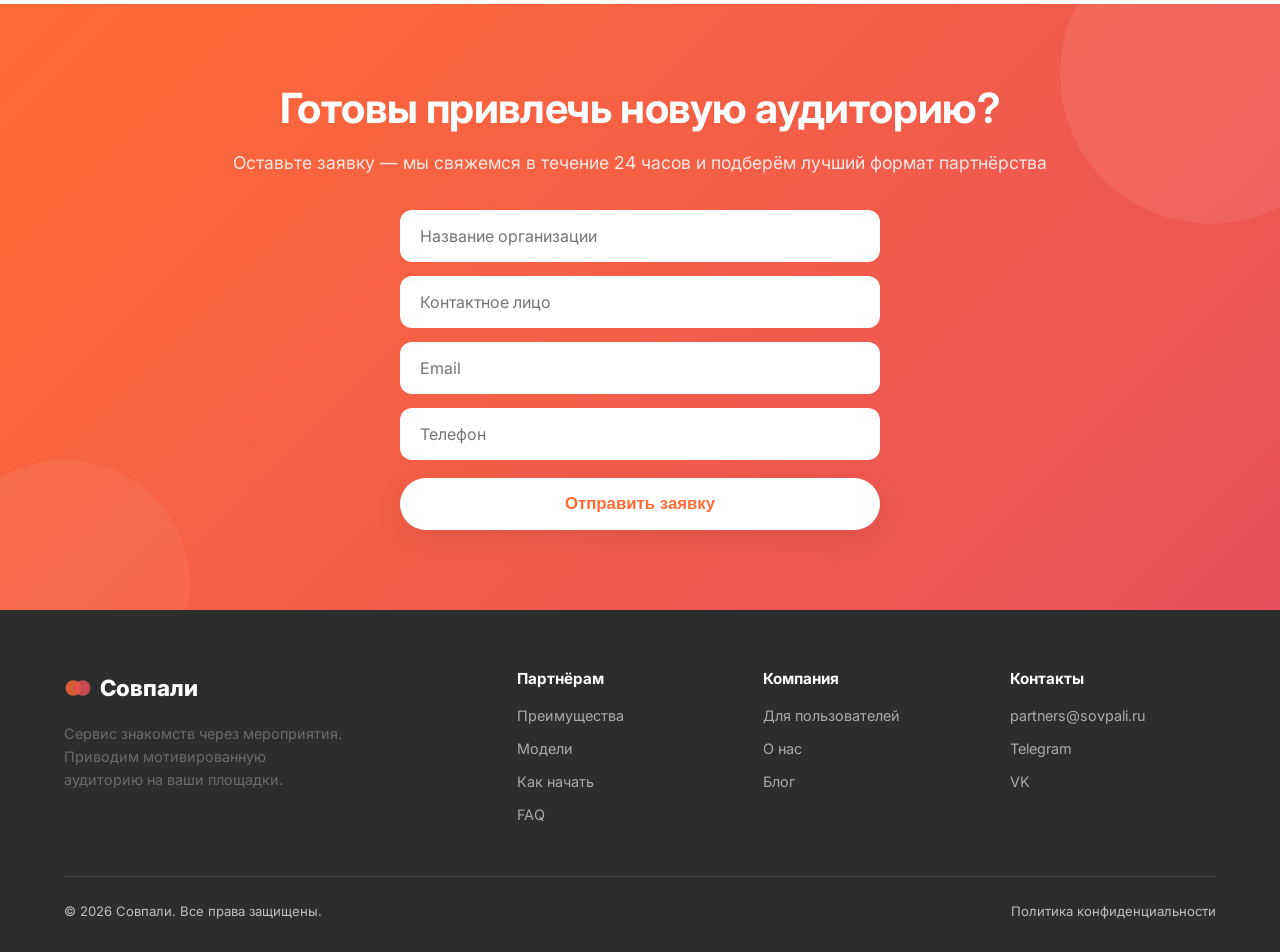
<file: partners.html>
<!DOCTYPE html>
<html lang="ru">
<head>
  <meta charset="UTF-8">
  <meta name="viewport" content="width=device-width, initial-scale=1.0">
  <title>Совпали — партнёрство для организаторов мероприятий</title>
  <link rel="preconnect" href="https://fonts.googleapis.com">
  <link href="https://fonts.googleapis.com/css2?family=Inter:wght@400;500;600;700;800&display=swap" rel="stylesheet">
  <link rel="stylesheet" href="css/styles.css">
</head>
<body>

<!-- ===== NAVBAR ===== -->
<nav class="navbar">
  <div class="container">
    <a href="index.html" class="navbar__logo">
      <svg viewBox="0 0 36 36" fill="none"><circle cx="12" cy="18" r="10" fill="#FF6B35" opacity=".8"/><circle cx="24" cy="18" r="10" fill="#E8505B" opacity=".8"/></svg>
      Совпали
    </a>
    <button class="burger" aria-label="Меню"><span></span><span></span><span></span></button>
    <div class="navbar__links">
      <a href="index.html">Для пользователей</a>
      <a href="#benefits">Преимущества</a>
      <a href="#models">Модели</a>
      <a href="#how-partner">Как начать</a>
      <a href="#faq-partner">FAQ</a>
      <a href="#contact" class="btn--nav">Стать партнёром</a>
    </div>
  </div>
</nav>

<!-- ===== HERO ===== -->
<section class="hero partner-hero">
  <div class="container">
    <div class="hero__content">
      <div class="hero__badge" style="background:rgba(255,255,255,.15);color:#F7C59F">&#129309; Для организаторов мероприятий</div>
      <h1>Приводите <span>мотивированную аудиторию</span> на свои мероприятия</h1>
      <p class="hero__subtitle">Ваши мероприятия увидят тысячи пользователей, которые уже хотят куда-то пойти. Не холодная реклама — а аудитория с высокой готовностью к действию.</p>
      <div class="hero__cta">
        <a href="#models" class="btn btn--primary">Узнать условия</a>
        <a href="#contact" class="btn btn--outline" style="border-color:rgba(255,255,255,.3);color:#fff">Связаться с нами</a>
      </div>
      <div class="hero__stats">
        <div class="hero__stat">
          <strong>10 000+</strong>
          <span>активных пользователей</span>
        </div>
        <div class="hero__stat">
          <strong>87%</strong>
          <span>доходят до мероприятия</span>
        </div>
        <div class="hero__stat">
          <strong>3x</strong>
          <span>выше конверсия vs. таргет</span>
        </div>
      </div>
    </div>

    <div class="hero__visual">
      <div class="phone-mockup">
        <div class="phone-mockup__screen">
          <div class="phone-mockup__header">
            <span>Рекомендуем</span>
            <svg width="20" height="20" viewBox="0 0 24 24" fill="none" stroke="#FF6B35" stroke-width="2"><path d="M12 2l3.09 6.26L22 9.27l-5 4.87L18.18 21 12 17.27 5.82 21 7 14.14 2 9.27l6.91-1.01z"/></svg>
          </div>
          <div class="phone-mockup__cards">
            <div class="mock-card" style="border:2px solid var(--primary);background:linear-gradient(135deg,#FFF5EE,#FFE8E0)">
              <div class="mock-card__avatar" style="background:var(--primary)"></div>
              <div class="mock-card__info">
                <div class="mock-card__name" style="color:var(--primary)">&#11088; Рекомендовано</div>
                <div class="mock-card__event" style="color:var(--text)">Джазовый вечер в Esse</div>
              </div>
              <div class="mock-card__tag">12 человек</div>
            </div>
            <div class="mock-card">
              <div class="mock-card__avatar mock-card__avatar--1"></div>
              <div class="mock-card__info">
                <div class="mock-card__name">Выставка «Импрессионизм»</div>
                <div class="mock-card__event">ГМИИ, суббота</div>
              </div>
              <div class="mock-card__tag">8 человек</div>
            </div>
            <div class="mock-card">
              <div class="mock-card__avatar mock-card__avatar--2"></div>
              <div class="mock-card__info">
                <div class="mock-card__name">Маркет на Хлебозаводе</div>
                <div class="mock-card__event">Воскресенье, 12:00</div>
              </div>
              <div class="mock-card__tag">15 человек</div>
            </div>
            <div class="mock-card" style="opacity:.5">
              <div class="mock-card__avatar mock-card__avatar--3"></div>
              <div class="mock-card__info">
                <div class="mock-card__name">Воркшоп по живописи</div>
                <div class="mock-card__event">Artplay, пятница</div>
              </div>
              <div class="mock-card__tag">6 человек</div>
            </div>
          </div>
        </div>
      </div>
    </div>
  </div>
</section>

<!-- ===== KEY DIFFERENCE ===== -->
<section class="problems" style="padding:80px 0">
  <div class="container">
    <div class="section-header reveal">
      <span class="section-tag">Ключевое отличие</span>
      <h2>Почему реклама в Совпали эффективнее таргета</h2>
      <p>В соцсетях вы ловите людей, которые листают ленту. У нас — тех, кто уже решил куда-то пойти</p>
    </div>
    <div class="problems__grid">
      <div class="problem-card reveal reveal-delay-1" style="border-left:4px solid var(--primary)">
        <div class="problem-card__icon">&#127919;</div>
        <h3 class="problem-card__title">Аудитория с намерением</h3>
        <p>Пользователи Совпали открывают приложение, чтобы найти, куда пойти. Ваше мероприятие — это не прерывание, а ответ на их запрос.</p>
      </div>
      <div class="problem-card reveal reveal-delay-2" style="border-left:4px solid var(--primary)">
        <div class="problem-card__icon">&#128200;</div>
        <h3 class="problem-card__title">Сегментированная аудитория</h3>
        <p>Вы получаете доступ к пользователям, которых алгоритм подобрал по интересам, возрасту и формату досуга. Не широкий охват — а точное попадание.</p>
      </div>
      <div class="problem-card reveal reveal-delay-3" style="border-left:4px solid var(--primary)">
        <div class="problem-card__icon">&#128176;</div>
        <h3 class="problem-card__title">Высокая конверсия в посещение</h3>
        <p>87% мэтчей доходят до мероприятия. Это не просмотры и не клики — это реальные посетители на вашей площадке.</p>
      </div>
    </div>
  </div>
</section>

<!-- ===== BENEFITS ===== -->
<section class="features" id="benefits">
  <div class="container">
    <div class="section-header reveal">
      <span class="section-tag">Преимущества партнёрства</span>
      <h2>Что вы получаете</h2>
    </div>
    <div class="features__grid">
      <div class="feature-card reveal reveal-delay-1">
        <div class="feature-card__icon">&#128101;</div>
        <h3 class="feature-card__title">Новая аудитория</h3>
        <p>Доступ к активным молодым людям 18–35 лет, которые ищут, куда пойти. Основная аудитория — студенты и молодые специалисты, переехавшие в ваш город.</p>
      </div>
      <div class="feature-card reveal reveal-delay-2">
        <div class="feature-card__icon">&#128290;</div>
        <h3 class="feature-card__title">Аналитика посещений</h3>
        <p>Вы видите, сколько пользователей заинтересовались мероприятием, сколько перешли на страницу покупки и сколько реально пришли.</p>
      </div>
      <div class="feature-card reveal reveal-delay-3">
        <div class="feature-card__icon">&#128640;</div>
        <h3 class="feature-card__title">Продвижение в рекомендациях</h3>
        <p>Ваши мероприятия отмечаются как «рекомендованные» и поднимаются в персональной ленте подходящих пользователей.</p>
      </div>
      <div class="feature-card reveal reveal-delay-1">
        <div class="feature-card__icon">&#127881;</div>
        <h3 class="feature-card__title">Органичная интеграция</h3>
        <p>Рекламные мероприятия — это контент, а не баннеры. Пользователь ищет, куда пойти, и ваше мероприятие органично встраивается в ленту.</p>
      </div>
      <div class="feature-card reveal reveal-delay-2">
        <div class="feature-card__icon">&#128197;</div>
        <h3 class="feature-card__title">Гибкие форматы</h3>
        <p>Разовое продвижение, постоянное размещение или интеграция как площадки для мэтчей — выбирайте формат, который подходит вам.</p>
      </div>
      <div class="feature-card reveal reveal-delay-3">
        <div class="feature-card__icon">&#129309;</div>
        <h3 class="feature-card__title">Социальный эффект</h3>
        <p>Пользователи приходят парами или мини-группами, что создаёт дополнительную социальную динамику на вашей площадке.</p>
      </div>
    </div>
  </div>
</section>

<!-- ===== PARTNERSHIP MODELS ===== -->
<section class="pricing" id="models">
  <div class="container">
    <div class="section-header reveal">
      <span class="section-tag">Модели партнёрства</span>
      <h2>Выберите подходящий формат</h2>
      <p>Два формата сотрудничества для разных типов площадок и задач</p>
    </div>

    <div class="partner-pricing__grid reveal">
      <!-- Promoted Events -->
      <div class="partner-pricing-card">
        <div class="partner-pricing-card__icon">&#128640;</div>
        <h3 class="partner-pricing-card__title">Promoted Events</h3>
        <p class="partner-pricing-card__desc">Продвижение конкретных мероприятий в ленте рекомендаций для целевой аудитории</p>

        <div class="partner-pricing-card__model">
          <div class="partner-pricing-card__model-label">Модель оплаты</div>
          <div class="partner-pricing-card__model-value">CPM (за показы) или CPC (за переходы)</div>
        </div>
        <div class="partner-pricing-card__model">
          <div class="partner-pricing-card__model-label">Стоимость</div>
          <div class="partner-pricing-card__model-value">от 150 &#8381; за CPM / от 25 &#8381; за клик</div>
        </div>

        <ul class="partner-pricing-card__features">
          <li>
            <svg viewBox="0 0 20 20" fill="currentColor"><path fill-rule="evenodd" d="M16.707 5.293a1 1 0 010 1.414l-8 8a1 1 0 01-1.414 0l-4-4a1 1 0 011.414-1.414L8 12.586l7.293-7.293a1 1 0 011.414 0z"/></svg>
            Пометка «Рекомендовано» в ленте
          </li>
          <li>
            <svg viewBox="0 0 20 20" fill="currentColor"><path fill-rule="evenodd" d="M16.707 5.293a1 1 0 010 1.414l-8 8a1 1 0 01-1.414 0l-4-4a1 1 0 011.414-1.414L8 12.586l7.293-7.293a1 1 0 011.414 0z"/></svg>
            Приоритетный показ целевой аудитории
          </li>
          <li>
            <svg viewBox="0 0 20 20" fill="currentColor"><path fill-rule="evenodd" d="M16.707 5.293a1 1 0 010 1.414l-8 8a1 1 0 01-1.414 0l-4-4a1 1 0 011.414-1.414L8 12.586l7.293-7.293a1 1 0 011.414 0z"/></svg>
            Аналитика: показы, клики, конверсия
          </li>
          <li>
            <svg viewBox="0 0 20 20" fill="currentColor"><path fill-rule="evenodd" d="M16.707 5.293a1 1 0 010 1.414l-8 8a1 1 0 01-1.414 0l-4-4a1 1 0 011.414-1.414L8 12.586l7.293-7.293a1 1 0 011.414 0z"/></svg>
            Таргетинг по интересам и геолокации
          </li>
          <li>
            <svg viewBox="0 0 20 20" fill="currentColor"><path fill-rule="evenodd" d="M16.707 5.293a1 1 0 010 1.414l-8 8a1 1 0 01-1.414 0l-4-4a1 1 0 011.414-1.414L8 12.586l7.293-7.293a1 1 0 011.414 0z"/></svg>
            Без минимального бюджета — стартуйте с любой суммой
          </li>
        </ul>
        <p style="font-size:.85rem;color:var(--text-muted);margin-bottom:20px">Подходит для: концертных залов, театров, музеев, фестивалей, крупных разовых мероприятий</p>
        <a href="#contact" class="btn btn--primary btn--small" style="justify-content:center">Запустить продвижение</a>
      </div>

      <!-- Partner Integrations -->
      <div class="partner-pricing-card" style="border-color:var(--primary)">
        <div class="partner-pricing-card__icon">&#127970;</div>
        <h3 class="partner-pricing-card__title">Партнёрская интеграция</h3>
        <p class="partner-pricing-card__desc">Ваша площадка становится местом для мэтчей — регулярный поток гостей от Совпали</p>

        <div class="partner-pricing-card__model">
          <div class="partner-pricing-card__model-label">Модель оплаты</div>
          <div class="partner-pricing-card__model-value">Фиксированная за период или CPA (за гостя)</div>
        </div>
        <div class="partner-pricing-card__model">
          <div class="partner-pricing-card__model-label">Стоимость</div>
          <div class="partner-pricing-card__model-value">от 5 000 &#8381;/мес или от 100 &#8381; за гостя</div>
        </div>

        <ul class="partner-pricing-card__features">
          <li>
            <svg viewBox="0 0 20 20" fill="currentColor"><path fill-rule="evenodd" d="M16.707 5.293a1 1 0 010 1.414l-8 8a1 1 0 01-1.414 0l-4-4a1 1 0 011.414-1.414L8 12.586l7.293-7.293a1 1 0 011.414 0z"/></svg>
            Размещение как площадка для мэтчей
          </li>
          <li>
            <svg viewBox="0 0 20 20" fill="currentColor"><path fill-rule="evenodd" d="M16.707 5.293a1 1 0 010 1.414l-8 8a1 1 0 01-1.414 0l-4-4a1 1 0 011.414-1.414L8 12.586l7.293-7.293a1 1 0 011.414 0z"/></svg>
            Постоянный поток гостей
          </li>
          <li>
            <svg viewBox="0 0 20 20" fill="currentColor"><path fill-rule="evenodd" d="M16.707 5.293a1 1 0 010 1.414l-8 8a1 1 0 01-1.414 0l-4-4a1 1 0 011.414-1.414L8 12.586l7.293-7.293a1 1 0 011.414 0z"/></svg>
            Публикация ваших регулярных мероприятий
          </li>
          <li>
            <svg viewBox="0 0 20 20" fill="currentColor"><path fill-rule="evenodd" d="M16.707 5.293a1 1 0 010 1.414l-8 8a1 1 0 01-1.414 0l-4-4a1 1 0 011.414-1.414L8 12.586l7.293-7.293a1 1 0 011.414 0z"/></svg>
            Брендинг и оформление профиля площадки
          </li>
          <li>
            <svg viewBox="0 0 20 20" fill="currentColor"><path fill-rule="evenodd" d="M16.707 5.293a1 1 0 010 1.414l-8 8a1 1 0 01-1.414 0l-4-4a1 1 0 011.414-1.414L8 12.586l7.293-7.293a1 1 0 011.414 0z"/></svg>
            Расширенная аналитика и отчётность
          </li>
        </ul>
        <p style="font-size:.85rem;color:var(--text-muted);margin-bottom:20px">Подходит для: баров, антикафе, коворкингов, студий, клубов по интересам</p>
        <a href="#contact" class="btn btn--primary btn--small" style="justify-content:center">Стать площадкой</a>
      </div>
    </div>

    <!-- Nudge for partners -->
    <div class="pricing__nudge reveal">
      <p>&#128161; <strong>В отличие от таргета в соцсетях</strong>, здесь пользователь уже хочет куда-то пойти — вы платите за мотивированную аудиторию, а не за случайные показы. Конверсия в реального посетителя в <strong>3 раза выше</strong>, чем у стандартной рекламы.</p>
      <p style="margin-top:12px;font-size:.9rem;">Рекламные мероприятия органично вписываются в ленту пользователя — это контент, а не баннер. Поэтому пользователи не раздражаются, а благодарны за рекомендацию.</p>
    </div>
  </div>
</section>

<!-- ===== HOW TO START ===== -->
<section class="how-it-works" id="how-partner">
  <div class="container">
    <div class="section-header reveal">
      <span class="section-tag">Быстрый старт</span>
      <h2>Как начать партнёрство</h2>
      <p>Три простых шага — и ваши мероприятия увидит целевая аудитория</p>
    </div>
    <div class="partner-how__steps">
      <div class="partner-step reveal reveal-delay-1">
        <div class="partner-step__num">1</div>
        <h3>Оставьте заявку</h3>
        <p style="font-size:.92rem;color:var(--text-light);margin-top:8px">Заполните форму или напишите нам — мы свяжемся в течение 24 часов и подберём оптимальный формат.</p>
      </div>
      <div class="partner-step reveal reveal-delay-2">
        <div class="partner-step__num">2</div>
        <h3>Настройте размещение</h3>
        <p style="font-size:.92rem;color:var(--text-light);margin-top:8px">Добавьте мероприятия, выберите таргетинг, установите бюджет. Наша команда поможет на каждом шаге.</p>
      </div>
      <div class="partner-step reveal reveal-delay-3">
        <div class="partner-step__num">3</div>
        <h3>Получайте гостей</h3>
        <p style="font-size:.92rem;color:var(--text-light);margin-top:8px">Мотивированные пользователи видят ваше мероприятие, мэтчатся и приходят к вам. Отслеживайте результаты в аналитике.</p>
      </div>
    </div>
  </div>
</section>

<!-- ===== WHO IT'S FOR ===== -->
<section class="problems" style="padding:80px 0">
  <div class="container">
    <div class="section-header reveal">
      <span class="section-tag">Для кого</span>
      <h2>Кому подходит партнёрство</h2>
    </div>
    <div class="problems__grid" style="grid-template-columns:repeat(auto-fit,minmax(240px,1fr))">
      <div class="problem-card reveal reveal-delay-1">
        <div class="problem-card__icon">&#127915;</div>
        <h3 class="problem-card__title">Театры и концертные площадки</h3>
        <p>Продвигайте спектакли, концерты и шоу целевой аудитории, которая ценит культурный досуг.</p>
      </div>
      <div class="problem-card reveal reveal-delay-2">
        <div class="problem-card__icon">&#127864;</div>
        <h3 class="problem-card__title">Бары и рестораны</h3>
        <p>Станьте площадкой для мэтчей и получайте постоянный поток новых гостей.</p>
      </div>
      <div class="problem-card reveal reveal-delay-3">
        <div class="problem-card__icon">&#127912;</div>
        <h3 class="problem-card__title">Музеи и галереи</h3>
        <p>Привлекайте молодую аудиторию на выставки и экспозиции — пары и мини-группы.</p>
      </div>
      <div class="problem-card reveal reveal-delay-1">
        <div class="problem-card__icon">&#9749;</div>
        <h3 class="problem-card__title">Антикафе и коворкинги</h3>
        <p>Проводите мероприятия в формате мэтч-встреч и заполняйте пространство в будние дни.</p>
      </div>
      <div class="problem-card reveal reveal-delay-2">
        <div class="problem-card__icon">&#127914;</div>
        <h3 class="problem-card__title">Фестивали и маркеты</h3>
        <p>Продвигайте разовые мероприятия и привлекайте аудиторию с высокой готовностью к покупке билета.</p>
      </div>
      <div class="problem-card reveal reveal-delay-3">
        <div class="problem-card__icon">&#128187;</div>
        <h3 class="problem-card__title">Воркшопы и мастер-классы</h3>
        <p>Заполняйте группы людьми, которые хотят совмещать обучение с общением.</p>
      </div>
    </div>
  </div>
</section>

<!-- ===== FAQ ===== -->
<section class="faq" id="faq-partner" style="padding-bottom:60px">
  <div class="container">
    <div class="section-header reveal">
      <span class="section-tag">FAQ</span>
      <h2>Вопросы от партнёров</h2>
    </div>
    <div class="faq__list">
      <div class="faq-item reveal">
        <button class="faq-item__question">
          Какой минимальный бюджет для продвижения?
          <svg viewBox="0 0 20 20" fill="currentColor"><path fill-rule="evenodd" d="M5.293 7.293a1 1 0 011.414 0L10 10.586l3.293-3.293a1 1 0 111.414 1.414l-4 4a1 1 0 01-1.414 0l-4-4a1 1 0 010-1.414z"/></svg>
        </button>
        <div class="faq-item__answer"><div class="faq-item__answer-inner">Для Promoted Events минимального бюджета нет — вы можете начать с любой суммы и оценить эффективность. Для партнёрской интеграции стоимость начинается от 5 000 &#8381; в месяц или от 100 &#8381; за каждого пришедшего гостя (модель CPA).</div></div>
      </div>
      <div class="faq-item reveal">
        <button class="faq-item__question">
          Чем это лучше таргетированной рекламы в соцсетях?
          <svg viewBox="0 0 20 20" fill="currentColor"><path fill-rule="evenodd" d="M5.293 7.293a1 1 0 011.414 0L10 10.586l3.293-3.293a1 1 0 111.414 1.414l-4 4a1 1 0 01-1.414 0l-4-4a1 1 0 010-1.414z"/></svg>
        </button>
        <div class="faq-item__answer"><div class="faq-item__answer-inner">В соцсетях вы показываете рекламу людям, которые листают ленту, и надеетесь, что кто-то заинтересуется. У нас пользователь уже в режиме «хочу куда-то пойти» — ваше мероприятие не прерывает, а отвечает на его запрос. Конверсия в реальное посещение в 3 раза выше, чем у стандартного таргета.</div></div>
      </div>
      <div class="faq-item reveal">
        <button class="faq-item__question">
          Какую аналитику я получу?
          <svg viewBox="0 0 20 20" fill="currentColor"><path fill-rule="evenodd" d="M5.293 7.293a1 1 0 011.414 0L10 10.586l3.293-3.293a1 1 0 111.414 1.414l-4 4a1 1 0 01-1.414 0l-4-4a1 1 0 010-1.414z"/></svg>
        </button>
        <div class="faq-item__answer"><div class="faq-item__answer-inner">Вы увидите количество показов, кликов (переходов на страницу мероприятия), конверсию в покупку билета, а также демографию и интересы аудитории, которая заинтересовалась вашим мероприятием.</div></div>
      </div>
      <div class="faq-item reveal">
        <button class="faq-item__question">
          Как быстро я начну получать посетителей?
          <svg viewBox="0 0 20 20" fill="currentColor"><path fill-rule="evenodd" d="M5.293 7.293a1 1 0 011.414 0L10 10.586l3.293-3.293a1 1 0 111.414 1.414l-4 4a1 1 0 01-1.414 0l-4-4a1 1 0 010-1.414z"/></svg>
        </button>
        <div class="faq-item__answer"><div class="faq-item__answer-inner">Продвижение запускается в течение 24 часов после модерации. Первые результаты видны уже на следующий день. Для партнёрской интеграции настройка занимает 2–3 рабочих дня, после чего площадка появляется в приложении.</div></div>
      </div>
    </div>
  </div>
</section>

<!-- ===== CONTACT FORM ===== -->
<section class="cta-section" id="contact">
  <div class="container">
    <h2>Готовы привлечь новую аудиторию?</h2>
    <p>Оставьте заявку — мы свяжемся в течение 24 часов и подберём лучший формат партнёрства</p>
    <div style="max-width:480px;margin:0 auto;position:relative;z-index:1">
      <form style="display:flex;flex-direction:column;gap:14px" onsubmit="event.preventDefault();this.querySelector('button').textContent='Заявка отправлена!';this.querySelector('button').style.background='#34C759'">
        <input type="text" placeholder="Название организации" required style="padding:16px 20px;border:none;border-radius:12px;font-size:1rem;font-family:inherit;outline:none">
        <input type="text" placeholder="Контактное лицо" required style="padding:16px 20px;border:none;border-radius:12px;font-size:1rem;font-family:inherit;outline:none">
        <input type="email" placeholder="Email" required style="padding:16px 20px;border:none;border-radius:12px;font-size:1rem;font-family:inherit;outline:none">
        <input type="tel" placeholder="Телефон" style="padding:16px 20px;border:none;border-radius:12px;font-size:1rem;font-family:inherit;outline:none">
        <button type="submit" class="btn btn--white" style="justify-content:center;margin-top:4px">Отправить заявку</button>
      </form>
    </div>
  </div>
</section>

<!-- ===== FOOTER ===== -->
<footer class="footer">
  <div class="container">
    <div class="footer__grid">
      <div class="footer__brand">
        <div class="footer__logo">
          <svg width="28" height="28" viewBox="0 0 36 36" fill="none"><circle cx="12" cy="18" r="10" fill="#FF6B35" opacity=".8"/><circle cx="24" cy="18" r="10" fill="#E8505B" opacity=".8"/></svg>
          Совпали
        </div>
        <p class="footer__desc">Сервис знакомств через мероприятия. Приводим мотивированную аудиторию на ваши площадки.</p>
      </div>
      <div class="footer__col">
        <h4>Партнёрам</h4>
        <a href="#benefits">Преимущества</a>
        <a href="#models">Модели</a>
        <a href="#how-partner">Как начать</a>
        <a href="#faq-partner">FAQ</a>
      </div>
      <div class="footer__col">
        <h4>Компания</h4>
        <a href="index.html">Для пользователей</a>
        <a href="#">О нас</a>
        <a href="#">Блог</a>
      </div>
      <div class="footer__col">
        <h4>Контакты</h4>
        <a href="#">partners@sovpali.ru</a>
        <a href="#">Telegram</a>
        <a href="#">VK</a>
      </div>
    </div>
    <div class="footer__bottom">
      <span>&copy; 2026 Совпали. Все права защищены.</span>
      <span>Политика конфиденциальности</span>
    </div>
  </div>
</footer>

<script src="js/main.js"></script>
</body>
</html>
</file>
<file: css/styles.css>
/* ===== RESET & BASE ===== */
*,*::before,*::after{margin:0;padding:0;box-sizing:border-box}
html{scroll-behavior:smooth;font-size:16px}
body{font-family:'Inter',system-ui,-apple-system,sans-serif;color:#2D2D2D;background:#FFFAF5;line-height:1.6;overflow-x:hidden}

/* ===== PALETTE ===== */
:root{
  --primary:#FF6B35;
  --primary-dark:#E05A2B;
  --secondary:#F7C59F;
  --accent:#E8505B;
  --coral:#FF8A80;
  --peach:#FFE0CC;
  --bg:#FFFAF5;
  --bg-card:#FFFFFF;
  --text:#2D2D2D;
  --text-light:#6B6B6B;
  --text-muted:#9A9A9A;
  --border:#F0E6DC;
  --gradient:linear-gradient(135deg,#FF6B35 0%,#E8505B 100%);
  --gradient-soft:linear-gradient(135deg,#FFF0E6 0%,#FFE4E8 100%);
  --shadow-sm:0 2px 8px rgba(0,0,0,.06);
  --shadow-md:0 8px 30px rgba(0,0,0,.08);
  --shadow-lg:0 20px 60px rgba(0,0,0,.10);
  --shadow-glow:0 8px 40px rgba(255,107,53,.20);
  --radius:16px;
  --radius-sm:10px;
  --radius-lg:24px;
  --transition:all .3s cubic-bezier(.4,0,.2,1);
}

/* ===== TYPOGRAPHY ===== */
h1,h2,h3,h4{font-weight:700;line-height:1.2;color:var(--text)}
h1{font-size:clamp(2.2rem,5vw,3.6rem);letter-spacing:-.02em}
h2{font-size:clamp(1.8rem,3.5vw,2.6rem);letter-spacing:-.01em}
h3{font-size:clamp(1.2rem,2vw,1.5rem)}
p{color:var(--text-light);font-size:1.05rem}

/* ===== LAYOUT ===== */
.container{max-width:1200px;margin:0 auto;padding:0 24px}
section{padding:100px 0}

/* ===== NAVBAR ===== */
.navbar{position:fixed;top:0;left:0;right:0;z-index:1000;padding:16px 0;transition:var(--transition)}
.navbar.scrolled{background:rgba(255,250,245,.92);backdrop-filter:blur(20px);box-shadow:var(--shadow-sm)}
.navbar .container{display:flex;align-items:center;justify-content:space-between}
.navbar__logo{display:flex;align-items:center;gap:10px;text-decoration:none;font-size:1.5rem;font-weight:800;color:var(--primary)}
.navbar__logo svg{width:36px;height:36px}
.navbar__links{display:flex;align-items:center;gap:32px}
.navbar__links a{text-decoration:none;color:var(--text-light);font-weight:500;font-size:.95rem;transition:var(--transition)}
.navbar__links a:hover{color:var(--primary)}
.navbar__links .btn--nav{padding:10px 24px;background:var(--gradient);color:#fff;border-radius:50px;font-weight:600;box-shadow:var(--shadow-glow)}
.navbar__links .btn--nav:hover{transform:translateY(-2px);box-shadow:0 12px 40px rgba(255,107,53,.30)}

/* Mobile burger */
.burger{display:none;flex-direction:column;gap:5px;cursor:pointer;padding:4px;background:none;border:none}
.burger span{width:24px;height:2.5px;background:var(--text);border-radius:2px;transition:var(--transition)}

@media(max-width:768px){
  .burger{display:flex}
  .navbar__links{position:fixed;top:0;right:-100%;width:280px;height:100vh;flex-direction:column;background:var(--bg);padding:80px 32px 32px;box-shadow:var(--shadow-lg);transition:var(--transition);gap:24px}
  .navbar__links.open{right:0}
  .navbar__links a{font-size:1.1rem}
}

/* ===== BUTTONS ===== */
.btn{display:inline-flex;align-items:center;gap:8px;padding:16px 36px;font-size:1.05rem;font-weight:600;border:none;border-radius:50px;cursor:pointer;transition:var(--transition);text-decoration:none;line-height:1.2}
.btn--primary{background:var(--gradient);color:#fff;box-shadow:var(--shadow-glow)}
.btn--primary:hover{transform:translateY(-3px);box-shadow:0 14px 45px rgba(255,107,53,.35)}
.btn--outline{background:transparent;color:var(--primary);border:2px solid var(--primary)}
.btn--outline:hover{background:var(--primary);color:#fff;transform:translateY(-2px)}
.btn--white{background:#fff;color:var(--primary);box-shadow:var(--shadow-md)}
.btn--white:hover{transform:translateY(-2px);box-shadow:var(--shadow-lg)}
.btn--small{padding:12px 24px;font-size:.95rem}

/* ===== HERO ===== */
.hero{min-height:100vh;display:flex;align-items:center;padding-top:80px;position:relative;overflow:hidden}
.hero::before{content:'';position:absolute;top:-200px;right:-200px;width:600px;height:600px;background:radial-gradient(circle,rgba(255,107,53,.12) 0%,transparent 70%);border-radius:50%}
.hero::after{content:'';position:absolute;bottom:-100px;left:-150px;width:400px;height:400px;background:radial-gradient(circle,rgba(232,80,91,.08) 0%,transparent 70%);border-radius:50%}
.hero .container{display:grid;grid-template-columns:1fr 1fr;gap:60px;align-items:center;position:relative;z-index:1}
.hero__content{display:flex;flex-direction:column;gap:24px}
.hero__badge{display:inline-flex;align-items:center;gap:8px;padding:8px 18px;background:var(--peach);color:var(--primary-dark);border-radius:50px;font-size:.85rem;font-weight:600;width:fit-content}
.hero__title span{background:var(--gradient);-webkit-background-clip:text;-webkit-text-fill-color:transparent;background-clip:text}
.hero__subtitle{font-size:1.2rem;max-width:480px;line-height:1.7}
.hero__cta{display:flex;gap:16px;flex-wrap:wrap;margin-top:8px}
.hero__stats{display:flex;gap:40px;margin-top:16px}
.hero__stat{display:flex;flex-direction:column}
.hero__stat strong{font-size:1.6rem;color:var(--primary);font-weight:800}
.hero__stat span{font-size:.85rem;color:var(--text-muted)}

/* Phone mockup */
.hero__visual{display:flex;justify-content:center;align-items:center}
.phone-mockup{position:relative;width:300px;height:600px;background:var(--gradient);border-radius:40px;padding:12px;box-shadow:var(--shadow-lg)}
.phone-mockup__screen{width:100%;height:100%;background:#fff;border-radius:30px;overflow:hidden;display:flex;flex-direction:column}
.phone-mockup__header{padding:20px 20px 12px;display:flex;justify-content:space-between;align-items:center}
.phone-mockup__header span{font-weight:700;font-size:1.1rem}
.phone-mockup__cards{flex:1;padding:0 16px 16px;display:flex;flex-direction:column;gap:12px;overflow:hidden}
.mock-card{background:var(--gradient-soft);border-radius:var(--radius);padding:16px;display:flex;gap:12px;align-items:center}
.mock-card__avatar{width:48px;height:48px;border-radius:50%;flex-shrink:0}
.mock-card__avatar--1{background:var(--coral)}
.mock-card__avatar--2{background:var(--secondary)}
.mock-card__avatar--3{background:#B8D4E3}
.mock-card__info{flex:1}
.mock-card__name{font-weight:600;font-size:.9rem;color:var(--text)}
.mock-card__event{font-size:.8rem;color:var(--text-muted)}
.mock-card__tag{padding:4px 10px;background:var(--primary);color:#fff;border-radius:20px;font-size:.7rem;font-weight:600;white-space:nowrap}

/* Floating elements */
.float-card{position:absolute;background:#fff;border-radius:var(--radius);padding:14px 18px;box-shadow:var(--shadow-md);animation:float 6s ease-in-out infinite;z-index:2}
.float-card--1{top:60px;right:-40px;animation-delay:0s}
.float-card--2{bottom:100px;left:-50px;animation-delay:2s}
.float-card__icon{font-size:1.4rem;margin-bottom:4px}
.float-card__text{font-size:.8rem;font-weight:600;color:var(--text)}
.float-card__sub{font-size:.7rem;color:var(--text-muted)}
@keyframes float{0%,100%{transform:translateY(0)}50%{transform:translateY(-12px)}}

@media(max-width:900px){
  .hero .container{grid-template-columns:1fr;text-align:center}
  .hero__content{align-items:center}
  .hero__subtitle{max-width:100%}
  .hero__stats{justify-content:center}
  .hero__visual{margin-top:40px}
  .float-card{display:none}
}

/* ===== SECTION HEADER ===== */
.section-header{text-align:center;max-width:680px;margin:0 auto 60px}
.section-header p{margin-top:16px}
.section-tag{display:inline-block;padding:6px 16px;background:var(--peach);color:var(--primary-dark);border-radius:50px;font-size:.82rem;font-weight:600;margin-bottom:16px;letter-spacing:.03em;text-transform:uppercase}

/* ===== PROBLEMS / PAIN POINTS ===== */
.problems{background:var(--bg)}
.problems__grid{display:grid;grid-template-columns:repeat(auto-fit,minmax(320px,1fr));gap:24px}
.problem-card{background:var(--bg-card);border:1px solid var(--border);border-radius:var(--radius-lg);padding:36px;transition:var(--transition)}
.problem-card:hover{transform:translateY(-4px);box-shadow:var(--shadow-md);border-color:var(--secondary)}
.problem-card__icon{width:56px;height:56px;background:var(--gradient-soft);border-radius:var(--radius);display:flex;align-items:center;justify-content:center;font-size:1.5rem;margin-bottom:20px}
.problem-card__title{margin-bottom:10px}
.problem-card p{font-size:.95rem}

/* ===== HOW IT WORKS ===== */
.how-it-works{background:linear-gradient(180deg,var(--bg) 0%,#FFF0E6 100%)}
.steps{display:grid;grid-template-columns:repeat(4,1fr);gap:32px;position:relative}
.steps::before{content:'';position:absolute;top:44px;left:12%;right:12%;height:3px;background:var(--gradient);border-radius:2px;opacity:.3}
.step{text-align:center;position:relative}
.step__number{width:64px;height:64px;margin:0 auto 20px;background:var(--gradient);color:#fff;border-radius:50%;display:flex;align-items:center;justify-content:center;font-size:1.3rem;font-weight:800;box-shadow:var(--shadow-glow);position:relative;z-index:1}
.step__title{margin-bottom:8px}
.step p{font-size:.9rem}
@media(max-width:768px){
  .steps{grid-template-columns:1fr 1fr;gap:40px}
  .steps::before{display:none}
}
@media(max-width:480px){.steps{grid-template-columns:1fr}}

/* ===== FEATURES ===== */
.features__grid{display:grid;grid-template-columns:repeat(3,1fr);gap:28px}
.feature-card{background:var(--bg-card);border:1px solid var(--border);border-radius:var(--radius-lg);padding:36px;transition:var(--transition);position:relative;overflow:hidden}
.feature-card::before{content:'';position:absolute;top:0;left:0;right:0;height:4px;background:var(--gradient);opacity:0;transition:var(--transition)}
.feature-card:hover{transform:translateY(-4px);box-shadow:var(--shadow-md)}
.feature-card:hover::before{opacity:1}
.feature-card__icon{width:52px;height:52px;background:var(--gradient-soft);border-radius:var(--radius-sm);display:flex;align-items:center;justify-content:center;font-size:1.4rem;margin-bottom:20px}
.feature-card__title{margin-bottom:10px}
.feature-card p{font-size:.92rem}
@media(max-width:768px){.features__grid{grid-template-columns:1fr}}

/* ===== PRICING ===== */
.pricing{background:linear-gradient(180deg,#FFF0E6 0%,var(--bg) 100%)}
.pricing__grid{display:grid;grid-template-columns:1fr 1fr;gap:32px;max-width:860px;margin:0 auto}
.pricing-card{background:var(--bg-card);border:2px solid var(--border);border-radius:var(--radius-lg);padding:44px 36px;transition:var(--transition);position:relative;display:flex;flex-direction:column}
.pricing-card--popular{border-color:var(--primary);box-shadow:var(--shadow-glow)}
.pricing-card__badge{position:absolute;top:-14px;left:50%;transform:translateX(-50%);background:var(--gradient);color:#fff;padding:6px 22px;border-radius:50px;font-size:.82rem;font-weight:700;white-space:nowrap}
.pricing-card__name{font-size:1.2rem;font-weight:700;margin-bottom:4px}
.pricing-card__desc{font-size:.9rem;color:var(--text-muted);margin-bottom:24px}
.pricing-card__price{display:flex;align-items:baseline;gap:6px;margin-bottom:28px}
.pricing-card__amount{font-size:2.8rem;font-weight:800;color:var(--text)}
.pricing-card__period{font-size:1rem;color:var(--text-muted)}
.pricing-card__amount--free{color:var(--primary)}
.pricing-card__features{list-style:none;display:flex;flex-direction:column;gap:14px;margin-bottom:32px;flex:1}
.pricing-card__features li{display:flex;align-items:flex-start;gap:10px;font-size:.95rem;color:var(--text-light)}
.pricing-card__features li svg{width:20px;height:20px;flex-shrink:0;margin-top:2px}
.pricing-card__features li svg.check{color:#34C759}
.pricing-card__features li svg.cross{color:var(--text-muted)}
.pricing-card__features li.disabled{color:var(--text-muted)}
.pricing-card__note{font-size:.82rem;color:var(--text-muted);text-align:center;margin-top:12px}

/* Pricing comparison nudge */
.pricing__nudge{text-align:center;margin-top:48px;padding:32px;background:var(--bg-card);border:1px solid var(--border);border-radius:var(--radius-lg)}
.pricing__nudge p{font-size:1.05rem}
.pricing__nudge strong{color:var(--primary)}

@media(max-width:768px){
  .pricing__grid{grid-template-columns:1fr}
}

/* ===== COMPARISON ===== */
.comparison{background:var(--bg)}
.comparison__table{max-width:800px;margin:0 auto;background:var(--bg-card);border-radius:var(--radius-lg);overflow:hidden;border:1px solid var(--border);box-shadow:var(--shadow-sm)}
.comparison__row{display:grid;grid-template-columns:1fr 1fr 1fr;border-bottom:1px solid var(--border)}
.comparison__row:last-child{border-bottom:none}
.comparison__row--header{background:var(--gradient);color:#fff}
.comparison__cell{padding:18px 24px;font-size:.92rem;display:flex;align-items:center}
.comparison__row--header .comparison__cell{font-weight:700;font-size:.95rem}
.comparison__cell:not(:last-child){border-right:1px solid var(--border)}
.comparison__row--header .comparison__cell:not(:last-child){border-right-color:rgba(255,255,255,.2)}
.comparison__cell--highlight{background:rgba(255,107,53,.04);font-weight:600;color:var(--primary)}
@media(max-width:600px){
  .comparison__row{grid-template-columns:1fr;gap:0}
  .comparison__cell:not(:last-child){border-right:none;border-bottom:1px solid var(--border)}
  .comparison__row--header{display:none}
}

/* ===== TESTIMONIALS ===== */
.testimonials__grid{display:grid;grid-template-columns:repeat(3,1fr);gap:24px}
.testimonial-card{background:var(--bg-card);border:1px solid var(--border);border-radius:var(--radius-lg);padding:32px;transition:var(--transition)}
.testimonial-card:hover{box-shadow:var(--shadow-md)}
.testimonial-card__stars{color:#FFBE0B;font-size:1.1rem;margin-bottom:16px;letter-spacing:2px}
.testimonial-card__text{font-size:.95rem;font-style:italic;margin-bottom:20px;line-height:1.7}
.testimonial-card__author{display:flex;align-items:center;gap:12px}
.testimonial-card__avatar{width:44px;height:44px;border-radius:50%;flex-shrink:0}
.testimonial-card__name{font-weight:600;font-size:.9rem;color:var(--text)}
.testimonial-card__info{font-size:.8rem;color:var(--text-muted)}
@media(max-width:768px){.testimonials__grid{grid-template-columns:1fr}}

/* ===== FAQ ===== */
.faq__list{max-width:720px;margin:0 auto;display:flex;flex-direction:column;gap:12px}
.faq-item{background:var(--bg-card);border:1px solid var(--border);border-radius:var(--radius);overflow:hidden;transition:var(--transition)}
.faq-item.active{border-color:var(--secondary);box-shadow:var(--shadow-sm)}
.faq-item__question{width:100%;padding:22px 28px;display:flex;justify-content:space-between;align-items:center;background:none;border:none;cursor:pointer;font-size:1.02rem;font-weight:600;color:var(--text);text-align:left;transition:var(--transition)}
.faq-item__question svg{width:20px;height:20px;transition:var(--transition);flex-shrink:0;color:var(--primary)}
.faq-item.active .faq-item__question svg{transform:rotate(180deg)}
.faq-item__answer{max-height:0;overflow:hidden;transition:max-height .35s ease}
.faq-item__answer-inner{padding:0 28px 22px;font-size:.95rem;color:var(--text-light);line-height:1.7}

/* ===== CTA SECTION ===== */
.cta-section{background:var(--gradient);padding:80px 0;text-align:center;position:relative;overflow:hidden}
.cta-section::before{content:'';position:absolute;top:-80px;right:-80px;width:300px;height:300px;background:rgba(255,255,255,.08);border-radius:50%}
.cta-section::after{content:'';position:absolute;bottom:-100px;left:-60px;width:250px;height:250px;background:rgba(255,255,255,.05);border-radius:50%}
.cta-section h2{color:#fff;margin-bottom:16px;position:relative;z-index:1}
.cta-section p{color:rgba(255,255,255,.85);margin-bottom:32px;font-size:1.1rem;position:relative;z-index:1}
.cta-section .btn{position:relative;z-index:1}

/* ===== FOOTER ===== */
.footer{background:#2D2D2D;color:rgba(255,255,255,.7);padding:60px 0 30px}
.footer__grid{display:grid;grid-template-columns:2fr 1fr 1fr 1fr;gap:40px;margin-bottom:40px}
.footer__brand{display:flex;flex-direction:column;gap:16px}
.footer__logo{font-size:1.4rem;font-weight:800;color:#fff;display:flex;align-items:center;gap:8px}
.footer__desc{font-size:.9rem;line-height:1.6;max-width:280px}
.footer__col h4{color:#fff;font-size:.95rem;margin-bottom:16px}
.footer__col a{display:block;color:rgba(255,255,255,.6);text-decoration:none;font-size:.9rem;margin-bottom:10px;transition:var(--transition)}
.footer__col a:hover{color:var(--primary)}
.footer__bottom{border-top:1px solid rgba(255,255,255,.1);padding-top:24px;display:flex;justify-content:space-between;font-size:.82rem}
@media(max-width:768px){
  .footer__grid{grid-template-columns:1fr 1fr}
  .footer__bottom{flex-direction:column;gap:8px}
}
@media(max-width:480px){.footer__grid{grid-template-columns:1fr}}

/* ===== PARTNER PAGE SPECIFIC ===== */
.partner-hero{background:linear-gradient(135deg,#2D2D2D 0%,#4A3728 100%);color:#fff;min-height:90vh}
.partner-hero h1{color:#fff}
.partner-hero h1 span{background:var(--gradient);-webkit-background-clip:text;-webkit-text-fill-color:transparent;background-clip:text}
.partner-hero p{color:rgba(255,255,255,.75)}
.partner-hero .hero__stat strong{color:var(--secondary)}
.partner-hero .hero__stat span{color:rgba(255,255,255,.5)}

.partner-benefits{background:var(--bg)}
.partner-benefits__grid{display:grid;grid-template-columns:repeat(3,1fr);gap:28px}
@media(max-width:768px){.partner-benefits__grid{grid-template-columns:1fr}}

.partner-pricing__grid{display:grid;grid-template-columns:1fr 1fr;gap:32px;max-width:900px;margin:0 auto}
.partner-pricing-card{background:var(--bg-card);border:2px solid var(--border);border-radius:var(--radius-lg);padding:44px 36px;transition:var(--transition);display:flex;flex-direction:column}
.partner-pricing-card:hover{box-shadow:var(--shadow-md);transform:translateY(-4px)}
.partner-pricing-card__icon{width:64px;height:64px;background:var(--gradient-soft);border-radius:var(--radius);display:flex;align-items:center;justify-content:center;font-size:1.8rem;margin-bottom:20px}
.partner-pricing-card__title{font-size:1.3rem;font-weight:700;margin-bottom:8px}
.partner-pricing-card__desc{font-size:.92rem;color:var(--text-muted);margin-bottom:24px}
.partner-pricing-card__model{padding:16px 20px;background:var(--gradient-soft);border-radius:var(--radius-sm);margin-bottom:20px}
.partner-pricing-card__model-label{font-size:.78rem;color:var(--text-muted);text-transform:uppercase;font-weight:600;letter-spacing:.04em;margin-bottom:4px}
.partner-pricing-card__model-value{font-size:1rem;font-weight:700;color:var(--primary)}
.partner-pricing-card__features{list-style:none;display:flex;flex-direction:column;gap:12px;margin-bottom:28px;flex:1}
.partner-pricing-card__features li{display:flex;align-items:flex-start;gap:10px;font-size:.92rem;color:var(--text-light)}
.partner-pricing-card__features li svg{width:18px;height:18px;flex-shrink:0;margin-top:3px;color:#34C759}
@media(max-width:768px){.partner-pricing__grid{grid-template-columns:1fr}}

/* How partnership works */
.partner-how__steps{display:grid;grid-template-columns:repeat(3,1fr);gap:32px}
.partner-step{text-align:center;padding:32px;background:var(--bg-card);border:1px solid var(--border);border-radius:var(--radius-lg);transition:var(--transition)}
.partner-step:hover{box-shadow:var(--shadow-md);transform:translateY(-4px)}
.partner-step__num{width:48px;height:48px;margin:0 auto 16px;background:var(--gradient);color:#fff;border-radius:50%;display:flex;align-items:center;justify-content:center;font-weight:800;font-size:1.1rem}
@media(max-width:768px){.partner-how__steps{grid-template-columns:1fr}}

/* ===== ANIMATIONS ===== */
.reveal{opacity:0;transform:translateY(30px);transition:opacity .6s ease,transform .6s ease}
.reveal.visible{opacity:1;transform:translateY(0)}
.reveal-delay-1{transition-delay:.1s}
.reveal-delay-2{transition-delay:.2s}
.reveal-delay-3{transition-delay:.3s}

/* ===== SCROLLBAR ===== */
::-webkit-scrollbar{width:8px}
::-webkit-scrollbar-track{background:var(--bg)}
::-webkit-scrollbar-thumb{background:var(--secondary);border-radius:4px}
::-webkit-scrollbar-thumb:hover{background:var(--primary)}
</file>
